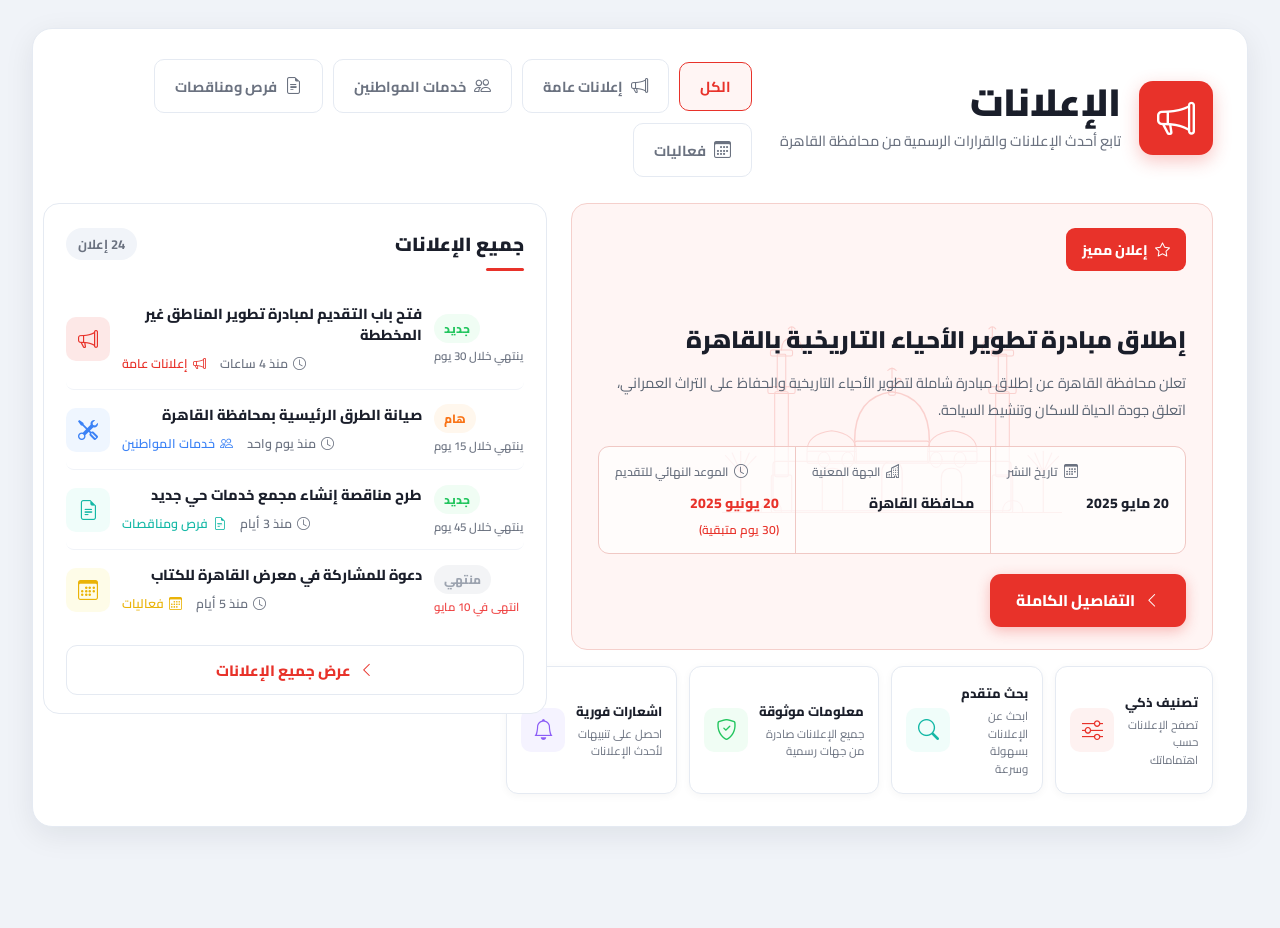
<file: UmbracoBlockGrid.Site/wwwroot/Cairo Government UI/ads.html>
<!doctype html>
<html lang="ar" dir="rtl">
<head>
  <meta charset="utf-8">
  <meta name="viewport" content="width=device-width,initial-scale=1">
  <title>الإعلانات - محافظة القاهرة</title>
  <link rel="stylesheet" href="https://cdn.jsdelivr.net/npm/bootstrap-icons@1.11.3/font/bootstrap-icons.min.css">
  <link href="https://fonts.googleapis.com/css2?family=Cairo:wght@300;400;500;600;700;800;900&display=swap" rel="stylesheet">
  <style>
    :root {
      --red:     #e8322a;
      --red2:    #cc2820;
      --red-bg:  #fff5f4;
      --red-lt:  #fde8e7;
      --green:   #22c55e;
      --green-bg:#f0fdf4;
      --orange:  #f97316;
      --orange-bg:#fff7ed;
      --blue:    #3b82f6;
      --blue-bg: #eff6ff;
      --purple:  #8b5cf6;
      --purple-bg:#f5f3ff;
      --teal:    #14b8a6;
      --teal-bg: #f0fdfa;
      --gold:    #eab308;
      --gold-bg: #fefce8;
      --text:    #1a1e2a;
      --muted:   #6b7280;
      --border:  #e5eaf2;
      --shadow:  0 8px 30px rgba(16,24,40,.08);
    }
    *, *::before, *::after { box-sizing: border-box; margin: 0; padding: 0; }
    body {
      background: #f0f3f8;
      color: var(--text);
      font-family: 'Cairo', Tahoma, Arial, sans-serif;
      direction: rtl;
      min-height: 100vh;
    }
    .page {
      max-width: 1460px;
      margin: 28px auto;
      padding: 0 32px 40px;
    }

    /* ═══════════════════════════════
       OUTER CARD
    ═══════════════════════════════ */
    .outer-card {
      background: #fff;
      border: 1px solid var(--border);
      border-radius: 20px;
      box-shadow: var(--shadow);
      padding: 30px 34px 32px;
    }

    /* ═══════════════════════════════
       PAGE HEADER
    ═══════════════════════════════ */
    /* RTL flex: title area first (right), filter tabs second (left) */
    .page-header {
      display: flex;
      align-items: center;
      justify-content: space-between;
      gap: 28px;
      margin-bottom: 26px;
    }

    /* Title area */
    .hdr-title {
      display: flex;
      align-items: center;
      gap: 18px;
      flex-shrink: 0;
    }
    /* RTL: text first (right), icon second (left) — but icon is to the visual right of text in RTL
       so we want icon FIRST in DOM for RTL */
    .hdr-icon {
      width: 74px; height: 74px;
      border-radius: 14px;
      background: var(--red);
      color: #fff;
      display: grid; place-items: center;
      font-size: 38px;
      flex-shrink: 0;
      box-shadow: 0 6px 18px rgba(232,50,42,.28);
    }
    .hdr-text { text-align: right; }
    .hdr-text h1 {
      font-size: 38px;
      font-weight: 900;
      color: var(--text);
      line-height: 1.1;
      margin-bottom: 4px;
    }
    .hdr-text p {
      font-size: 14.5px;
      color: var(--muted);
      font-weight: 500;
    }

    /* Filter tabs */
    .filter-tabs {
      display: flex;
      align-items: center;
      gap: 10px;
      flex-wrap: wrap;
    }
    /* RTL: first tab = rightmost visual = الكل */
    .tab {
      display: flex;
      align-items: center;
      gap: 8px;
      padding: 10px 20px;
      border-radius: 10px;
      border: 1.5px solid var(--border);
      background: #fff;
      font-size: 14.5px;
      font-weight: 700;
      font-family: inherit;
      color: var(--muted);
      cursor: pointer;
      white-space: nowrap;
      transition: all .18s;
    }
    .tab:hover { border-color: #c0c8d4; color: var(--text); }
    .tab i { font-size: 17px; }
    .tab.active {
      border-color: var(--red);
      color: var(--red);
      background: var(--red-bg);
    }

    /* ═══════════════════════════════
       MAIN GRID
       RTL: first = right (featured 56%) | second = left (list 44%)
    ═══════════════════════════════ */
    .main-grid {
      display: grid;
      grid-template-columns: 56% 44%;
      gap: 24px;
      align-items: start;
    }

    /* ═══════════════════════════════
       RIGHT COLUMN  (featured + features)
    ═══════════════════════════════ */
    .right-col { display: flex; flex-direction: column; gap: 16px; }

    /* ── Featured card ── */
    .featured-card {
      background: var(--red-bg);
      border: 1.5px solid #f5d0cc;
      border-radius: 16px;
      padding: 24px 26px 22px;
      position: relative;
      overflow: hidden;
      min-height: 330px;
    }

    /* Mosque illustration background */
    .feat-illustration {
      position: absolute;
      left: 50%;
      top: 50%;
      transform: translate(-50%, -50%);
      opacity: 0.18;
      pointer-events: none;
      width: 340px;
    }

    /* إعلان مميز badge — top right (RTL natural start) */
    .feat-badge {
      display: inline-flex;
      align-items: center;
      gap: 7px;
      background: var(--red);
      color: #fff;
      border-radius: 9px;
      padding: 7px 16px;
      font-size: 14px;
      font-weight: 800;
      margin-bottom: 52px;
      position: relative;
      z-index: 2;
    }
    .feat-badge i { font-size: 15px; }

    .feat-content { position: relative; z-index: 2; }

    .feat-content h2 {
      font-size: 24px;
      font-weight: 900;
      color: var(--text);
      line-height: 1.4;
      margin-bottom: 12px;
      text-align: right;
    }
    .feat-content p {
      font-size: 14.5px;
      line-height: 1.9;
      color: #5a6472;
      margin-bottom: 22px;
      text-align: right;
    }

    /* Meta strip: 3 columns, RTL first=right */
    .feat-meta {
      display: grid;
      grid-template-columns: repeat(3, 1fr);
      gap: 0;
      border: 1px solid #f0c8c4;
      border-radius: 11px;
      background: rgba(255,255,255,.7);
      overflow: hidden;
      margin-bottom: 20px;
    }
    .meta-item {
      padding: 12px 16px;
      text-align: right;
      border-left: 1px solid #f0c8c4;
    }
    .meta-item:last-child { border-left: 0; }
    .meta-item .m-label {
      font-size: 12px;
      color: var(--muted);
      font-weight: 600;
      margin-bottom: 5px;
      display: flex;
      align-items: center;
      gap: 6px;
      justify-content: flex-end;
    }
    .meta-item .m-label i { font-size: 14px; }
    .meta-item .m-value {
      font-size: 14px;
      font-weight: 800;
      color: var(--text);
    }
    .meta-item .m-value.red { color: var(--red); }
    .meta-item .m-sub {
      font-size: 12px;
      color: var(--red);
      font-weight: 600;
      margin-top: 2px;
    }

    .btn-red {
      display: inline-flex;
      align-items: center;
      gap: 9px;
      background: var(--red);
      color: #fff;
      border: 0;
      border-radius: 11px;
      padding: 12px 26px;
      font-size: 15.5px;
      font-weight: 800;
      font-family: inherit;
      cursor: pointer;
      box-shadow: 0 4px 14px rgba(232,50,42,.3);
      transition: background .18s, box-shadow .18s;
      position: relative;
      z-index: 2;
    }
    .btn-red:hover { background: var(--red2); box-shadow: 0 6px 20px rgba(232,50,42,.4); }

    /* ── Features strip ── */
    .features-strip {
      display: grid;
      grid-template-columns: repeat(4, 1fr);
      gap: 12px;
    }
    .feat-item {
      background: #fff;
      border: 1px solid var(--border);
      border-radius: 12px;
      padding: 14px 14px;
      display: flex;
      align-items: center;
      gap: 11px;
      box-shadow: 0 2px 8px rgba(0,0,0,.04);
    }
    /* RTL: text first (right), icon second (left) */
    .feat-item-text { text-align: right; flex: 1; min-width: 0; }
    .feat-item-text h4 {
      font-size: 13px;
      font-weight: 800;
      margin-bottom: 3px;
      white-space: nowrap;
      overflow: hidden;
      text-overflow: ellipsis;
    }
    .feat-item-text p {
      font-size: 11.5px;
      color: var(--muted);
      line-height: 1.55;
    }
    .feat-item-icon {
      width: 44px; height: 44px;
      border-radius: 10px;
      display: grid; place-items: center;
      font-size: 21px;
      flex-shrink: 0;
    }

    /* ═══════════════════════════════
       LEFT COLUMN  (announcement list)
    ═══════════════════════════════ */
    .list-col {
      background: #fff;
      border: 1px solid var(--border);
      border-radius: 16px;
      padding: 22px 22px 18px;
      display: flex;
      flex-direction: column;
      gap: 0;
    }

    /* List header */
    .list-header {
      display: flex;
      align-items: center;
      justify-content: space-between;
      margin-bottom: 6px;
    }
    .list-title {
      font-size: 19px;
      font-weight: 900;
      color: var(--text);
    }
    .list-count {
      background: #f1f4f9;
      color: var(--muted);
      border-radius: 20px;
      padding: 4px 12px;
      font-size: 13px;
      font-weight: 700;
    }
    .list-underline {
      width: 38px; height: 3px;
      background: var(--red);
      border-radius: 4px;
      margin-bottom: 18px;
    }

    /* Announcement items */
    .ann-list { display: flex; flex-direction: column; gap: 0; }

    .ann-item {
      display: flex;
      align-items: center;
      gap: 12px;
      padding: 14px 0;
      border-bottom: 1px solid #f0f3f8;
      cursor: pointer;
      transition: background .18s;
      border-radius: 8px;
    }
    .ann-item:last-child { border-bottom: 0; }
    .ann-item:hover { background: #fafbfc; padding-right: 8px; padding-left: 8px; margin: 0 -8px; }

    /* Status column (right in RTL = first) */
    .ann-status {
      flex: 0 0 90px;
      display: flex;
      flex-direction: column;
      align-items: flex-end;
      gap: 5px;
      text-align: right;
    }
    .badge {
      display: inline-block;
      padding: 3px 10px;
      border-radius: 20px;
      font-size: 12px;
      font-weight: 800;
    }
    .badge-new     { background: var(--green-bg);  color: var(--green); }
    .badge-imp     { background: var(--orange-bg); color: var(--orange); }
    .badge-expired { background: #f3f4f6;          color: #9ca3af; }
    .ann-expiry {
      font-size: 11.5px;
      color: var(--muted);
      font-weight: 600;
      line-height: 1.4;
      text-align: right;
    }
    .ann-expiry.expired { color: #ef4444; }

    /* Content column (center) */
    .ann-content { flex: 1; min-width: 0; text-align: right; }
    .ann-title {
      font-size: 14.5px;
      font-weight: 800;
      color: var(--text);
      margin-bottom: 6px;
      line-height: 1.45;
    }
    .ann-meta {
      display: flex;
      align-items: center;
      gap: 14px;
      font-size: 12.5px;
      color: var(--muted);
      font-weight: 600;
      flex-wrap: wrap;
      justify-content: flex-end;
    }
    .ann-meta-item {
      display: flex;
      align-items: center;
      gap: 5px;
    }
    .ann-meta-item i { font-size: 13px; }

    /* Icon column (left in RTL = last) */
    .ann-icon {
      flex: 0 0 44px;
      width: 44px; height: 44px;
      border-radius: 10px;
      display: grid; place-items: center;
      font-size: 20px;
      flex-shrink: 0;
    }

    /* Show all button */
    .show-all-btn {
      width: 100%;
      height: 50px;
      margin-top: 16px;
      background: #fff;
      border: 1.5px solid var(--border);
      border-radius: 11px;
      color: var(--red);
      font-size: 15px;
      font-weight: 800;
      font-family: inherit;
      cursor: pointer;
      display: flex;
      align-items: center;
      justify-content: center;
      gap: 8px;
      transition: border-color .18s, background .18s;
    }
    .show-all-btn:hover { border-color: var(--red); background: var(--red-bg); }

    /* ═══ RESPONSIVE ═══ */
    @media (max-width:1100px) {
      .main-grid { grid-template-columns: 1fr; }
      .features-strip { grid-template-columns: repeat(2, 1fr); }
    }
    @media (max-width:680px) {
      .page { padding: 0 14px 28px; }
      .outer-card { padding: 20px 16px 24px; }
      .page-header { flex-direction: column; align-items: flex-start; gap: 16px; }
      .filter-tabs { width: 100%; overflow-x: auto; flex-wrap: nowrap; padding-bottom: 4px; }
      .hdr-text h1 { font-size: 28px; }
      .features-strip { grid-template-columns: 1fr 1fr; }
    }
  </style>
</head>
<body>
<div class="page">
  <div class="outer-card">

    <!-- ══════════════ PAGE HEADER ══════════════ -->
    <!-- RTL flex: title-area (first=right) | filter-tabs (second=left) -->
    <div class="page-header">

      <!-- Title area (right) -->
      <div class="hdr-title">
        <!-- RTL: icon first (visual right), text second (visual left-of-icon) -->
        <div class="hdr-icon"><i class="bi bi-megaphone"></i></div>
        <div class="hdr-text">
          <h1>الإعلانات</h1>
          <p>تابع أحدث الإعلانات والقرارات الرسمية من محافظة القاهرة</p>
        </div>
      </div>

      <!-- Filter tabs (left) — RTL first tab = rightmost visual = الكل -->
      <div class="filter-tabs">
        <button class="tab active">
          الكل
        </button>
        <button class="tab">
          <i class="bi bi-megaphone"></i>إعلانات عامة
        </button>
        <button class="tab">
          <i class="bi bi-people"></i>خدمات المواطنين
        </button>
        <button class="tab">
          <i class="bi bi-file-earmark-text"></i>فرص ومناقصات
        </button>
        <button class="tab">
          <i class="bi bi-calendar3"></i>فعاليات
        </button>
      </div>
    </div>

    <!-- ══════════════ MAIN GRID ══════════════ -->
    <!-- RTL: featured col (first=right 56%) | list col (second=left 44%) -->
    <div class="main-grid">

      <!-- ──────── RIGHT COLUMN: Featured + Features ──────── -->
      <div class="right-col">

        <!-- Featured announcement card -->
        <div class="featured-card">

          <!-- Cairo mosque illustration (background) -->
          <div class="feat-illustration">
            <svg xmlns="http://www.w3.org/2000/svg" viewBox="0 0 400 250">
              <g fill="none" stroke="#e8322a" stroke-linecap="round" stroke-linejoin="round">
                <!-- Ground line -->
                <line x1="0" y1="232" x2="400" y2="232" stroke-width="1.2"/>

                <!-- LEFT TALL MINARET -->
                <rect x="58" y="188" width="24" height="44" rx="2" stroke-width="1.2"/>
                <rect x="62" y="90"  width="16" height="100" rx="2" stroke-width="1.2"/>
                <rect x="54" y="84"  width="32" height="8"  rx="2" stroke-width="1.2"/>
                <rect x="65" y="46"  width="10" height="42" rx="1" stroke-width="1.2"/>
                <rect x="57" y="41"  width="26" height="7"  rx="2" stroke-width="1.2"/>
                <path d="M70,41 Q70,28 82,26 Q94,28 94,41" stroke-width="1.2"/>
                <line x1="82" y1="26" x2="82" y2="14" stroke-width="1.2"/>
                <path d="M78,16 Q82,11 86,16" stroke-width="1.2"/>

                <!-- RIGHT TALL MINARET -->
                <rect x="318" y="188" width="24" height="44" rx="2" stroke-width="1.2"/>
                <rect x="322" y="90"  width="16" height="100" rx="2" stroke-width="1.2"/>
                <rect x="314" y="84"  width="32" height="8"  rx="2" stroke-width="1.2"/>
                <rect x="325" y="46"  width="10" height="42" rx="1" stroke-width="1.2"/>
                <rect x="317" y="41"  width="26" height="7"  rx="2" stroke-width="1.2"/>
                <path d="M330,41 Q330,28 318,26 Q306,28 306,41" stroke-width="1.2"/>
                <line x1="318" y1="26" x2="318" y2="14" stroke-width="1.2"/>
                <path d="M314,16 Q318,11 322,16" stroke-width="1.2"/>

                <!-- MAIN MOSQUE BODY -->
                <rect x="60" y="172" width="280" height="58" rx="4" stroke-width="1.4"/>

                <!-- Three arched windows on body -->
                <path d="M118,230 L118,192 Q118,180 130,180 Q142,180 142,192 L142,230" stroke-width="1.2"/>
                <path d="M188,230 L188,186 Q188,172 200,172 Q212,172 212,186 L212,230" stroke-width="1.4"/>
                <path d="M258,230 L258,192 Q258,180 270,180 Q282,180 282,192 L282,230" stroke-width="1.2"/>

                <!-- Central dome drum -->
                <rect x="156" y="148" width="88" height="26" rx="3" stroke-width="1.4"/>

                <!-- Central dome -->
                <path d="M156,148 Q156,96 200,90 Q244,96 244,148" stroke-width="1.8"/>

                <!-- Dome finial -->
                <rect x="196" y="84" width="8" height="10" rx="2" stroke-width="1.2"/>
                <path d="M200,84 Q200,76 208,74 Q216,76 200,84" stroke-width="1.2"/>
                <line x1="200" y1="74" x2="200" y2="62" stroke-width="1.2"/>
                <path d="M195,65 Q200,60 205,65" stroke-width="1.2"/>

                <!-- Side domes (smaller) -->
                <rect x="100" y="160" width="58" height="14" rx="2" stroke-width="1.2"/>
                <path d="M100,160 Q100,140 129,136 Q158,140 158,160" stroke-width="1.2"/>
                <rect x="242" y="160" width="58" height="14" rx="2" stroke-width="1.2"/>
                <path d="M242,160 Q242,140 271,136 Q300,140 300,160" stroke-width="1.2"/>

                <!-- Decorative windows on side wings -->
                <ellipse cx="120" cy="170" rx="7" ry="9" stroke-width="1"/>
                <ellipse cx="148" cy="170" rx="7" ry="9" stroke-width="1"/>
                <ellipse cx="252" cy="170" rx="7" ry="9" stroke-width="1"/>
                <ellipse cx="280" cy="170" rx="7" ry="9" stroke-width="1"/>

                <!-- Left palm tree -->
                <line x1="22" y1="232" x2="22" y2="180" stroke-width="1.5"/>
                <line x1="22" y1="185" x2="4"  y2="165" stroke-width="1.2"/>
                <line x1="22" y1="185" x2="12" y2="162" stroke-width="1.2"/>
                <line x1="22" y1="185" x2="22" y2="160" stroke-width="1.2"/>
                <line x1="22" y1="185" x2="32" y2="162" stroke-width="1.2"/>
                <line x1="22" y1="185" x2="40" y2="166" stroke-width="1.2"/>

                <!-- Right palm tree -->
                <line x1="378" y1="232" x2="378" y2="180" stroke-width="1.5"/>
                <line x1="378" y1="185" x2="360" y2="165" stroke-width="1.2"/>
                <line x1="378" y1="185" x2="368" y2="162" stroke-width="1.2"/>
                <line x1="378" y1="185" x2="378" y2="160" stroke-width="1.2"/>
                <line x1="378" y1="185" x2="388" y2="162" stroke-width="1.2"/>
                <line x1="378" y1="185" x2="396" y2="166" stroke-width="1.2"/>

                <!-- Small bushes/trees -->
                <path d="M46,232 Q46,218 58,218 Q70,218 70,232" stroke-width="1"/>
                <path d="M330,232 Q330,218 342,218 Q354,218 354,232" stroke-width="1"/>
              </g>
            </svg>
          </div>

          <!-- Badge -->
          <div class="feat-badge">
            <i class="bi bi-star"></i>إعلان مميز
          </div>

          <!-- Content -->
          <div class="feat-content">
            <h2>إطلاق مبادرة تطوير الأحياء التاريخية بالقاهرة</h2>
            <p>تعلن محافظة القاهرة عن إطلاق مبادرة شاملة لتطوير الأحياء التاريخية والحفاظ على التراث العمراني، اتعلق جودة الحياة للسكان وتنشيط السياحة.</p>

            <!-- Meta strip: RTL first=right: تاريخ النشر | الجهة المعنية | الموعد النهائي -->
            <div class="feat-meta">
              <div class="meta-item">
                <div class="m-label"><i class="bi bi-calendar3"></i>تاريخ النشر</div>
                <div class="m-value">20 مايو 2025</div>
              </div>
              <div class="meta-item">
                <div class="m-label"><i class="bi bi-buildings"></i>الجهة المعنية</div>
                <div class="m-value">محافظة القاهرة</div>
              </div>
              <div class="meta-item">
                <div class="m-label"><i class="bi bi-clock"></i>الموعد النهائي للتقديم</div>
                <div class="m-value red">20 يونيو 2025</div>
                <div class="m-sub">(30 يوم متبقية)</div>
              </div>
            </div>

            <button class="btn-red"><i class="bi bi-chevron-left"></i>التفاصيل الكاملة</button>
          </div>
        </div>

        <!-- Features strip: RTL grid first=rightmost: تصنيف ذكي, بحث متقدم, معلومات موثوقة, اشعارات فورية -->
        <div class="features-strip">

          <div class="feat-item">
            <div class="feat-item-text">
              <h4>تصنيف ذكي</h4>
              <p>تصفح الإعلانات حسب اهتماماتك</p>
            </div>
            <div class="feat-item-icon" style="background:#fef2f1;color:var(--red)">
              <i class="bi bi-sliders"></i>
            </div>
          </div>

          <div class="feat-item">
            <div class="feat-item-text">
              <h4>بحث متقدم</h4>
              <p>ابحث عن الإعلانات بسهولة وسرعة</p>
            </div>
            <div class="feat-item-icon" style="background:var(--teal-bg);color:var(--teal)">
              <i class="bi bi-search"></i>
            </div>
          </div>

          <div class="feat-item">
            <div class="feat-item-text">
              <h4>معلومات موثوقة</h4>
              <p>جميع الإعلانات صادرة من جهات رسمية</p>
            </div>
            <div class="feat-item-icon" style="background:var(--green-bg);color:var(--green)">
              <i class="bi bi-shield-check"></i>
            </div>
          </div>

          <div class="feat-item">
            <div class="feat-item-text">
              <h4>اشعارات فورية</h4>
              <p>احصل على تنبيهات لأحدث الإعلانات</p>
            </div>
            <div class="feat-item-icon" style="background:var(--purple-bg);color:var(--purple)">
              <i class="bi bi-bell"></i>
            </div>
          </div>

        </div>
      </div>

      <!-- ──────── LEFT COLUMN: Announcement List ──────── -->
      <div class="list-col">

        <div class="list-header">
          <span class="list-title">جميع الإعلانات</span>
          <span class="list-count">24 إعلان</span>
        </div>
        <div class="list-underline"></div>

        <div class="ann-list">

          <!-- Item 1: فتح باب التقديم -->
          <!-- RTL flex: status (first=right) | content (center) | icon (left=last) -->
          <div class="ann-item">
            <div class="ann-status">
              <span class="badge badge-new">جديد</span>
              <span class="ann-expiry">ينتهي خلال 30 يوم</span>
            </div>
            <div class="ann-content">
              <div class="ann-title">فتح باب التقديم لمبادرة تطوير المناطق غير المخططة</div>
              <div class="ann-meta">
                <span class="ann-meta-item"><i class="bi bi-clock" style="color:var(--muted)"></i>منذ 4 ساعات</span>
                <span class="ann-meta-item" style="color:var(--red)"><i class="bi bi-megaphone"></i>إعلانات عامة</span>
              </div>
            </div>
            <div class="ann-icon" style="background:var(--red-lt);color:var(--red)">
              <i class="bi bi-megaphone"></i>
            </div>
          </div>

          <!-- Item 2: صيانة الطرق -->
          <div class="ann-item">
            <div class="ann-status">
              <span class="badge badge-imp">هام</span>
              <span class="ann-expiry">ينتهي خلال 15 يوم</span>
            </div>
            <div class="ann-content">
              <div class="ann-title">صيانة الطرق الرئيسية بمحافظة القاهرة</div>
              <div class="ann-meta">
                <span class="ann-meta-item"><i class="bi bi-clock" style="color:var(--muted)"></i>منذ يوم واحد</span>
                <span class="ann-meta-item" style="color:var(--blue)"><i class="bi bi-people"></i>خدمات المواطنين</span>
              </div>
            </div>
            <div class="ann-icon" style="background:var(--blue-bg);color:var(--blue)">
              <i class="bi bi-tools"></i>
            </div>
          </div>

          <!-- Item 3: طرح مناقصة -->
          <div class="ann-item">
            <div class="ann-status">
              <span class="badge badge-new">جديد</span>
              <span class="ann-expiry">ينتهي خلال 45 يوم</span>
            </div>
            <div class="ann-content">
              <div class="ann-title">طرح مناقصة إنشاء مجمع خدمات حي جديد</div>
              <div class="ann-meta">
                <span class="ann-meta-item"><i class="bi bi-clock" style="color:var(--muted)"></i>منذ 3 أيام</span>
                <span class="ann-meta-item" style="color:var(--teal)"><i class="bi bi-file-earmark-text"></i>فرص ومناقصات</span>
              </div>
            </div>
            <div class="ann-icon" style="background:var(--teal-bg);color:var(--teal)">
              <i class="bi bi-file-earmark-text"></i>
            </div>
          </div>

          <!-- Item 4: دعوة للمشاركة -->
          <div class="ann-item">
            <div class="ann-status">
              <span class="badge badge-expired">منتهي</span>
              <span class="ann-expiry expired">انتهى في 10 مايو</span>
            </div>
            <div class="ann-content">
              <div class="ann-title">دعوة للمشاركة في معرض القاهرة للكتاب</div>
              <div class="ann-meta">
                <span class="ann-meta-item"><i class="bi bi-clock" style="color:var(--muted)"></i>منذ 5 أيام</span>
                <span class="ann-meta-item" style="color:var(--gold)"><i class="bi bi-calendar3"></i>فعاليات</span>
              </div>
            </div>
            <div class="ann-icon" style="background:var(--gold-bg);color:var(--gold)">
              <i class="bi bi-calendar3"></i>
            </div>
          </div>

        </div>

        <!-- Show all button -->
        <button class="show-all-btn">
          <i class="bi bi-chevron-left"></i>عرض جميع الإعلانات
        </button>

      </div>

    </div><!-- end main-grid -->
  </div><!-- end outer-card -->
</div><!-- end page -->
</body>
</html>
</file>
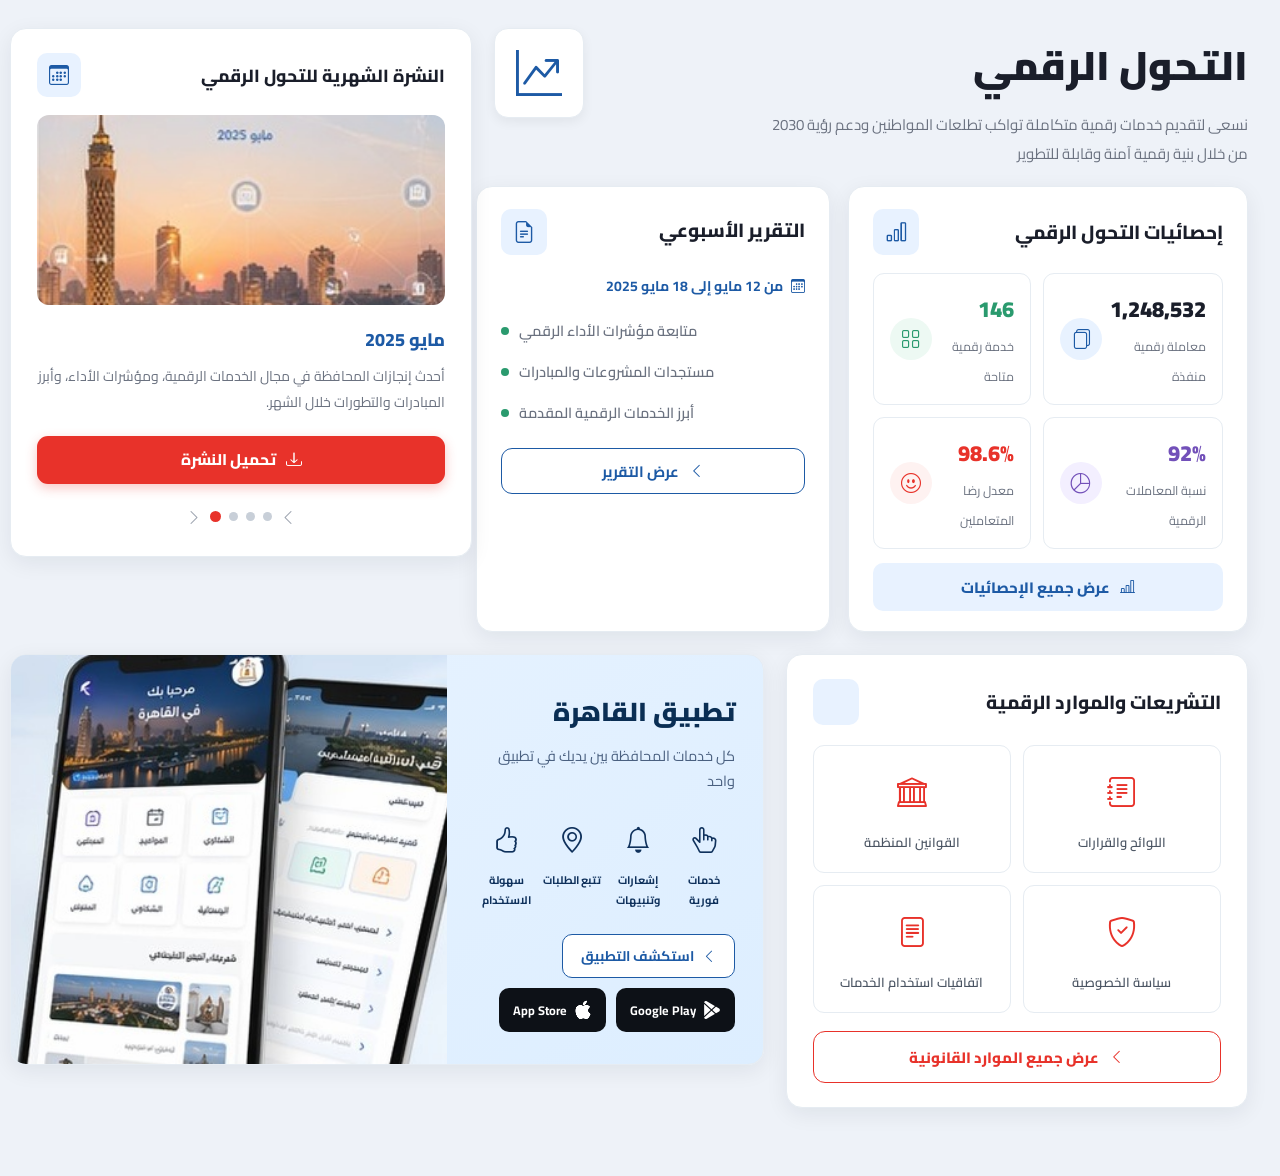
<file: UmbracoBlockGrid.Site/wwwroot/Cairo Government UI/digital-transformation.html>
<!doctype html>
<html lang="ar" dir="rtl">
<head>
  <meta charset="utf-8">
  <meta name="viewport" content="width=device-width,initial-scale=1">
  <title>التحول الرقمي - محافظة القاهرة</title>
  <link rel="stylesheet" href="https://cdn.jsdelivr.net/npm/bootstrap-icons@1.11.3/font/bootstrap-icons.min.css">
  <link href="https://fonts.googleapis.com/css2?family=Cairo:wght@300;400;500;600;700;800;900&display=swap" rel="stylesheet">
  <style>
    :root {
      --red:    #e8322a;
      --blue:   #1d5aa5;
      --green:  #2a9a6e;
      --purple: #7250b9;
      --text:   #1a1e2a;
      --muted:  #6b7280;
      --border: #e6ecf2;
      --soft:   #f5f7fa;
      --shadow: 0 6px 22px rgba(16,24,40,.07);
    }
    *, *::before, *::after { box-sizing: border-box; margin: 0; padding: 0; }
    body {
      background: #eef2f8;
      color: var(--text);
      font-family: 'Cairo', Tahoma, Arial, sans-serif;
      direction: rtl;
    }
    .page {
      max-width: 1460px;
      margin: 28px auto;
      padding: 0 32px 40px;
    }
    .card {
      background: #fff;
      border: 1px solid var(--border);
      border-radius: 16px;
      box-shadow: var(--shadow);
    }

    /* ════════════ ROW 1 ════════════ */
    /* RTL grid: first=right (header+stats+weekly 62%), second=left (newsletter 38%) */
    .row1 {
      display: grid;
      grid-template-columns: 62% 38%;
      gap: 22px;
      margin-bottom: 22px;
      align-items: start;
    }

    /* ── RIGHT COLUMN (header + two cards) ── */
    .right-col { display: flex; flex-direction: column; gap: 18px; }

    /* Header row */
    .dt-header {
      display: flex;
      justify-content: space-between;
      align-items: flex-start;
      gap: 20px;
    }
    /* RTL flex: first=right (title text), second=left (icon box) */
    .dt-title-text { text-align: right; }
    .dt-title-text h1 {
      font-size: 40px;
      font-weight: 900;
      color: var(--text);
      margin-bottom: 8px;
    }
    .dt-title-text p {
      font-size: 15px;
      line-height: 1.9;
      color: var(--muted);
      max-width: 560px;
    }
    .dt-icon-box {
      width: 90px; height: 90px;
      border: 1.5px solid var(--border);
      border-radius: 14px;
      background: #fff;
      display: grid; place-items: center;
      font-size: 46px;
      color: var(--blue);
      flex-shrink: 0;
      box-shadow: 0 4px 12px rgba(0,0,0,.06);
    }

    /* Sub-row: stats + weekly */
    .dt-sub-row {
      display: grid;
      grid-template-columns: 53% 47%;
      gap: 18px;
    }

    /* Stats card */
    .stats-card { padding: 22px 24px 20px; }
    .card-heading {
      display: flex;
      justify-content: space-between;
      align-items: center;
      margin-bottom: 18px;
    }
    .card-heading h2 { font-size: 19px; font-weight: 800; }
    .ch-icon {
      width: 46px; height: 46px;
      border-radius: 10px;
      background: #e8f2ff;
      color: var(--blue);
      display: grid; place-items: center;
      font-size: 22px;
    }

    /* Stats 2×2 grid: RTL first=top-right */
    .stats-grid {
      display: grid;
      grid-template-columns: 1fr 1fr;
      gap: 12px;
    }
    .dt-stat {
      border: 1px solid var(--border);
      border-radius: 11px;
      padding: 14px 16px;
      display: flex;
      align-items: center;
      justify-content: space-between;
      gap: 8px;
    }
    /* RTL: text first(right), icon second(left) */
    .dt-stat-text { text-align: right; }
    .dt-stat-text strong { font-size: 22px; font-weight: 900; display: block; }
    .dt-stat-text small  { font-size: 12.5px; color: var(--muted); }
    .dt-stat-icon {
      width: 42px; height: 42px;
      border-radius: 50%;
      display: grid; place-items: center;
      font-size: 20px;
      flex-shrink: 0;
    }
    .si-blue   { background: #e8f2ff; color: var(--blue); }
    .si-green  { background: #edf9f3; color: var(--green); }
    .si-red    { background: #fef2f1; color: var(--red); }
    .si-purple { background: #f3efff; color: var(--purple); }

    .stats-footer-btn {
      width: 100%;
      height: 48px;
      margin-top: 14px;
      background: #e8f2ff;
      color: var(--blue);
      border: 0;
      border-radius: 10px;
      font-size: 15px;
      font-weight: 800;
      font-family: inherit;
      cursor: pointer;
      display: flex;
      align-items: center;
      justify-content: center;
      gap: 10px;
      transition: background .18s;
    }
    .stats-footer-btn:hover { background: #d4e7ff; }

    /* Weekly report card */
    .weekly-card { padding: 22px 24px; }
    .weekly-card h2 { font-size: 19px; font-weight: 800; margin-bottom: 4px; }
    .weekly-date {
      display: flex;
      align-items: center;
      gap: 8px;
      font-size: 14px;
      font-weight: 700;
      color: var(--blue);
      margin-bottom: 18px;
      margin-top: 12px;
    }
    .weekly-card ul {
      list-style: none;
      padding: 0;
      margin-bottom: 22px;
    }
    .weekly-card li {
      display: flex;
      align-items: center;
      gap: 10px;
      font-size: 14.5px;
      color: var(--muted);
      font-weight: 600;
      margin-bottom: 14px;
      justify-content: flex-end;
    }
    .weekly-card li::before {
      content: '';
      width: 8px; height: 8px;
      border-radius: 50%;
      background: var(--green);
      flex-shrink: 0;
      order: 1;   /* put dot after text in RTL visual */
    }
    .weekly-card li span { order: 0; }
    .btn-outline-blue {
      width: 100%;
      height: 46px;
      border: 1.5px solid var(--blue);
      border-radius: 11px;
      background: #fff;
      color: var(--blue);
      font-size: 15px;
      font-weight: 700;
      font-family: inherit;
      cursor: pointer;
      display: flex;
      align-items: center;
      justify-content: center;
      gap: 10px;
      transition: background .18s;
    }
    .btn-outline-blue:hover { background: #e8f2ff; }

    /* ── LEFT COLUMN: Newsletter card ── */
    .newsletter-card { padding: 24px 26px; }
    .nl-heading {
      display: flex;
      justify-content: space-between;
      align-items: center;
      margin-bottom: 18px;
    }
    .nl-heading h2 { font-size: 17.5px; font-weight: 800; }
    .nl-cal-icon {
      width: 44px; height: 44px;
      border-radius: 10px;
      background: #e8f2ff;
      color: var(--blue);
      display: grid; place-items: center;
      font-size: 20px;
      flex-shrink: 0;
    }
    .nl-img-wrap {
      border-radius: 12px;
      overflow: hidden;
      margin-bottom: 18px;
      height: 190px;
    }
    .nl-img-wrap img { width: 100%; height: 100%; object-fit: cover; display: block; }
    .nl-month {
      font-size: 18px;
      font-weight: 800;
      color: var(--blue);
      margin-bottom: 8px;
      text-align: right;
    }
    .nl-desc {
      font-size: 14px;
      line-height: 1.85;
      color: var(--muted);
      margin-bottom: 20px;
      text-align: right;
    }
    .btn-red {
      width: 100%;
      height: 48px;
      background: var(--red);
      color: #fff;
      border: 0;
      border-radius: 11px;
      font-size: 15.5px;
      font-weight: 800;
      font-family: inherit;
      cursor: pointer;
      display: flex;
      align-items: center;
      justify-content: center;
      gap: 10px;
      box-shadow: 0 4px 12px rgba(232,50,42,.28);
      margin-bottom: 18px;
      transition: background .18s;
    }
    .btn-red:hover { background: #cc2820; }

    /* Dots */
    .nl-dots {
      display: flex;
      justify-content: center;
      align-items: center;
      gap: 8px;
      direction: ltr;
    }
    .nl-dots i { font-size: 16px; color: #9ca3af; cursor: pointer; }
    .dot {
      width: 9px; height: 9px;
      border-radius: 50%;
      background: #c8cfd8;
    }
    .dot.active { background: var(--red); width: 11px; height: 11px; }

    /* ════════════ ROW 2 ════════════ */
    /* RTL: first=right (resources 38%), second=left (app 62%) */
    .row2 {
      display: grid;
      grid-template-columns: 38% 62%;
      gap: 22px;
      align-items: start;
    }

    /* Resources card */
    .resources-card { padding: 24px 26px; }
    .resources-card h2 { font-size: 19px; font-weight: 800; }
    .rc-heading {
      display: flex;
      justify-content: space-between;
      align-items: center;
      margin-bottom: 20px;
    }
    .rc-icon {
      width: 46px; height: 46px;
      border-radius: 10px;
      background: #e8f2ff;
      color: var(--blue);
      display: grid; place-items: center;
      font-size: 22px;
    }

    /* Resource grid 2×2 RTL: first=top-right */
    .resource-grid {
      display: grid;
      grid-template-columns: 1fr 1fr;
      gap: 12px;
      margin-bottom: 18px;
    }
    .resource-item {
      border: 1px solid var(--border);
      border-radius: 11px;
      padding: 18px 14px;
      display: flex;
      flex-direction: column;
      align-items: center;
      justify-content: center;
      gap: 10px;
      text-align: center;
      font-size: 13px;
      font-weight: 600;
      color: #4b5563;
      cursor: pointer;
      transition: border-color .18s, box-shadow .18s;
    }
    .resource-item:hover { border-color: #aab6c8; box-shadow: 0 3px 10px rgba(0,0,0,.06); }
    .resource-item i { font-size: 30px; color: var(--red); }

    .btn-outline-red {
      width: 100%;
      height: 52px;
      border: 1.5px solid var(--red);
      border-radius: 12px;
      background: #fff;
      color: var(--red);
      font-size: 15px;
      font-weight: 800;
      font-family: inherit;
      cursor: pointer;
      display: flex;
      align-items: center;
      justify-content: center;
      gap: 10px;
      transition: background .18s;
    }
    .btn-outline-red:hover { background: #fef2f1; }

    /* App card */
    .app-card {
      display: grid;
      grid-template-columns: 42% 58%;  /* text(right) | image(left) in RTL */
      overflow: hidden;
      background: linear-gradient(145deg, #e8f3ff 0%, #ddeeff 100%);
      min-height: 340px;
    }
    /* App info (right, first in RTL) */
    .app-info {
      padding: 32px 28px;
      display: flex;
      flex-direction: column;
      justify-content: center;
      text-align: right;
    }
    .app-info h2 {
      font-size: 26px;
      font-weight: 900;
      color: #0a2e54;
      margin-bottom: 8px;
    }
    .app-info .app-sub {
      font-size: 14.5px;
      color: #4a6080;
      margin-bottom: 22px;
      line-height: 1.7;
    }

    /* Feature icons 4-col RTL: first=rightmost */
    .app-features {
      display: grid;
      grid-template-columns: repeat(4, 1fr);
      gap: 4px;
      margin-bottom: 24px;
    }
    .app-feat {
      display: flex;
      flex-direction: column;
      align-items: center;
      gap: 6px;
      text-align: center;
      color: #0f315c;
    }
    .app-feat i { font-size: 26px; display: block; }
    .app-feat span { font-size: 11px; font-weight: 700; }

    .app-btns {
      display: flex;
      gap: 10px;
      align-items: center;
      flex-wrap: wrap;
    }
    .btn-app-outline {
      height: 44px;
      padding: 0 18px;
      border: 1.5px solid var(--blue);
      border-radius: 10px;
      background: #fff;
      color: var(--blue);
      font-size: 14px;
      font-weight: 700;
      font-family: inherit;
      cursor: pointer;
      display: flex;
      align-items: center;
      gap: 8px;
      white-space: nowrap;
      transition: background .18s;
    }
    .btn-app-outline:hover { background: #e8f2ff; }
    .store-badge {
      height: 44px;
      padding: 0 14px;
      border-radius: 10px;
      background: #0d1117;
      color: #fff;
      font-size: 12.5px;
      font-weight: 700;
      font-family: inherit;
      display: flex;
      align-items: center;
      gap: 7px;
      white-space: nowrap;
      cursor: pointer;
    }
    .store-badge i { font-size: 18px; }

    /* App image (left, second in RTL) */
    .app-img-wrap {
      display: flex;
      align-items: flex-end;
      overflow: hidden;
    }
    .app-img-wrap img {
      width: 100%;
      height: 100%;
      object-fit: cover;
      object-position: top;
      display: block;
    }

    /* ════════════ RESPONSIVE ════════════ */
    @media (max-width:1100px) {
      .row1, .row2 { grid-template-columns: 1fr; }
      .dt-sub-row   { grid-template-columns: 1fr; }
    }
    @media (max-width:680px) {
      .page { padding: 0 14px 28px; }
      .stats-grid { grid-template-columns: 1fr; }
      .resource-grid { grid-template-columns: 1fr; }
      .app-card { grid-template-columns: 1fr; }
      .app-img-wrap { display: none; }
      .app-features { grid-template-columns: repeat(2,1fr); }
    }
  </style>
</head>
<body>
<div class="page">

  <!-- ════════ ROW 1: header+stats+weekly (right 62%) | newsletter (left 38%) ════════ -->
  <div class="row1">

    <!-- RIGHT COLUMN: header + sub-row (first=right in RTL) -->
    <div class="right-col">

      <!-- DT Header -->
      <div class="dt-header">
        <!-- RTL flex: first=right (title), second=left (icon) -->
        <div class="dt-title-text">
          <h1>التحول الرقمي</h1>
          <p>نسعى لتقديم خدمات رقمية متكاملة تواكب تطلعات المواطنين ودعم رؤية 2030<br>من خلال بنية رقمية آمنة وقابلة للتطوير</p>
        </div>
        <div class="dt-icon-box"><i class="bi bi-graph-up-arrow"></i></div>
      </div>

      <!-- Stats + Weekly sub-row -->
      <div class="dt-sub-row">

        <!-- Stats card (right, first in RTL) -->
        <div class="card stats-card">
          <div class="card-heading">
            <!-- RTL flex space-between: title(right), icon(left) -->
            <h2>إحصائيات التحول الرقمي</h2>
            <div class="ch-icon"><i class="bi bi-bar-chart"></i></div>
          </div>
          <!-- 2×2 RTL grid: first=top-right: 1,248,532 | 146 | 92% | 98.6% -->
          <div class="stats-grid">
            <div class="dt-stat">
              <div class="dt-stat-text">
                <strong>1,248,532</strong>
                <small>معاملة رقمية منفذة</small>
              </div>
              <div class="dt-stat-icon si-blue"><i class="bi bi-files"></i></div>
            </div>
            <div class="dt-stat">
              <div class="dt-stat-text">
                <strong style="color:var(--green)">146</strong>
                <small>خدمة رقمية متاحة</small>
              </div>
              <div class="dt-stat-icon si-green"><i class="bi bi-grid"></i></div>
            </div>
            <div class="dt-stat">
              <div class="dt-stat-text">
                <strong style="color:var(--purple)">92%</strong>
                <small>نسبة المعاملات الرقمية</small>
              </div>
              <div class="dt-stat-icon si-purple"><i class="bi bi-pie-chart"></i></div>
            </div>
            <div class="dt-stat">
              <div class="dt-stat-text">
                <strong style="color:var(--red)">98.6%</strong>
                <small>معدل رضا المتعاملين</small>
              </div>
              <div class="dt-stat-icon si-red"><i class="bi bi-emoji-smile"></i></div>
            </div>
          </div>
          <button class="stats-footer-btn">
            <i class="bi bi-bar-chart-line"></i>عرض جميع الإحصائيات
          </button>
        </div>

        <!-- Weekly report card (left, second in RTL) -->
        <div class="card weekly-card">
          <div class="card-heading">
            <h2>التقرير الأسبوعي</h2>
            <div class="ch-icon"><i class="bi bi-file-earmark-text"></i></div>
          </div>
          <div class="weekly-date">
            <i class="bi bi-calendar3"></i>
            <span>من 12 مايو إلى 18 مايو 2025</span>
          </div>
          <ul>
            <li><span>متابعة مؤشرات الأداء الرقمي</span></li>
            <li><span>مستجدات المشروعات والمبادرات</span></li>
            <li><span>أبرز الخدمات الرقمية المقدمة</span></li>
          </ul>
          <button class="btn-outline-blue">
            <i class="bi bi-chevron-left"></i>عرض التقرير
          </button>
        </div>

      </div>
    </div>

    <!-- LEFT COLUMN: Newsletter card (second=left in RTL) -->
    <div class="card newsletter-card">
      <div class="nl-heading">
        <!-- RTL flex space-between: title(right), icon(left) -->
        <h2>النشرة الشهرية للتحول الرقمي</h2>
        <div class="nl-cal-icon"><i class="bi bi-calendar3"></i></div>
      </div>
      <div class="nl-img-wrap">
        <img src="assets/digital_news.jpg" alt="النشرة الشهرية">
      </div>
      <div class="nl-month">مايو 2025</div>
      <p class="nl-desc">أحدث إنجازات المحافظة في مجال الخدمات الرقمية، ومؤشرات الأداء، وأبرز المبادرات والتطورات خلال الشهر.</p>
      <button class="btn-red">
        <i class="bi bi-download"></i>تحميل النشرة
      </button>
      <div class="nl-dots">
        <i class="bi bi-chevron-right"></i>
        <div class="dot active"></div>
        <div class="dot"></div>
        <div class="dot"></div>
        <div class="dot"></div>
        <i class="bi bi-chevron-left"></i>
      </div>
    </div>

  </div>

  <!-- ════════ ROW 2: resources (right 38%) | app (left 62%) ════════ -->
  <div class="row2">

    <!-- RIGHT COLUMN: Resources (first=right in RTL) -->
    <div class="card resources-card">
      <div class="rc-heading">
        <!-- RTL flex space-between: title(right), icon(left) -->
        <h2>التشريعات والموارد الرقمية</h2>
        <div class="rc-icon"><i class="bi bi-scales"></i></div>
      </div>
      <!-- 2×2 RTL grid: first=top-right: اللوائح, القوانين, سياسة, اتفاقيات -->
      <div class="resource-grid">
        <div class="resource-item">
          <i class="bi bi-journal-text"></i>
          <span>اللوائح والقرارات</span>
        </div>
        <div class="resource-item">
          <i class="bi bi-bank"></i>
          <span>القوانين المنظمة</span>
        </div>
        <div class="resource-item">
          <i class="bi bi-shield-check"></i>
          <span>سياسة الخصوصية</span>
        </div>
        <div class="resource-item">
          <i class="bi bi-file-text"></i>
          <span>اتفاقيات استخدام الخدمات</span>
        </div>
      </div>
      <button class="btn-outline-red">
        <i class="bi bi-chevron-left"></i>عرض جميع الموارد القانونية
      </button>
    </div>

    <!-- LEFT COLUMN: App card (second=left in RTL) -->
    <div class="card app-card">
      <!-- App info (right, first in RTL grid) -->
      <div class="app-info">
        <h2>تطبيق القاهرة</h2>
        <p class="app-sub">كل خدمات المحافظة بين يديك في تطبيق واحد</p>
        <!-- Features: RTL 4-col first=rightmost: خدمات فورية, إشعارات, تتبع, سهولة -->
        <div class="app-features">
          <div class="app-feat">
            <i class="bi bi-hand-index-thumb"></i>
            <span>خدمات فورية</span>
          </div>
          <div class="app-feat">
            <i class="bi bi-bell"></i>
            <span>إشعارات وتنبيهات</span>
          </div>
          <div class="app-feat">
            <i class="bi bi-geo-alt"></i>
            <span>تتبع الطلبات</span>
          </div>
          <div class="app-feat">
            <i class="bi bi-hand-thumbs-up"></i>
            <span>سهولة الاستخدام</span>
          </div>
        </div>
        <div class="app-btns">
          <button class="btn-app-outline">
            <i class="bi bi-chevron-left"></i>استكشف التطبيق
          </button>
          <div class="store-badge">
            <i class="bi bi-google-play"></i>Google Play
          </div>
          <div class="store-badge">
            <i class="bi bi-apple"></i>App Store
          </div>
        </div>
      </div>
      <!-- Phone image (left, second in RTL grid) -->
      <div class="app-img-wrap">
        <img src="assets/digital_mobile.jpg" alt="تطبيق القاهرة">
      </div>
    </div>

  </div>

</div>
</body>
</html>
</file>
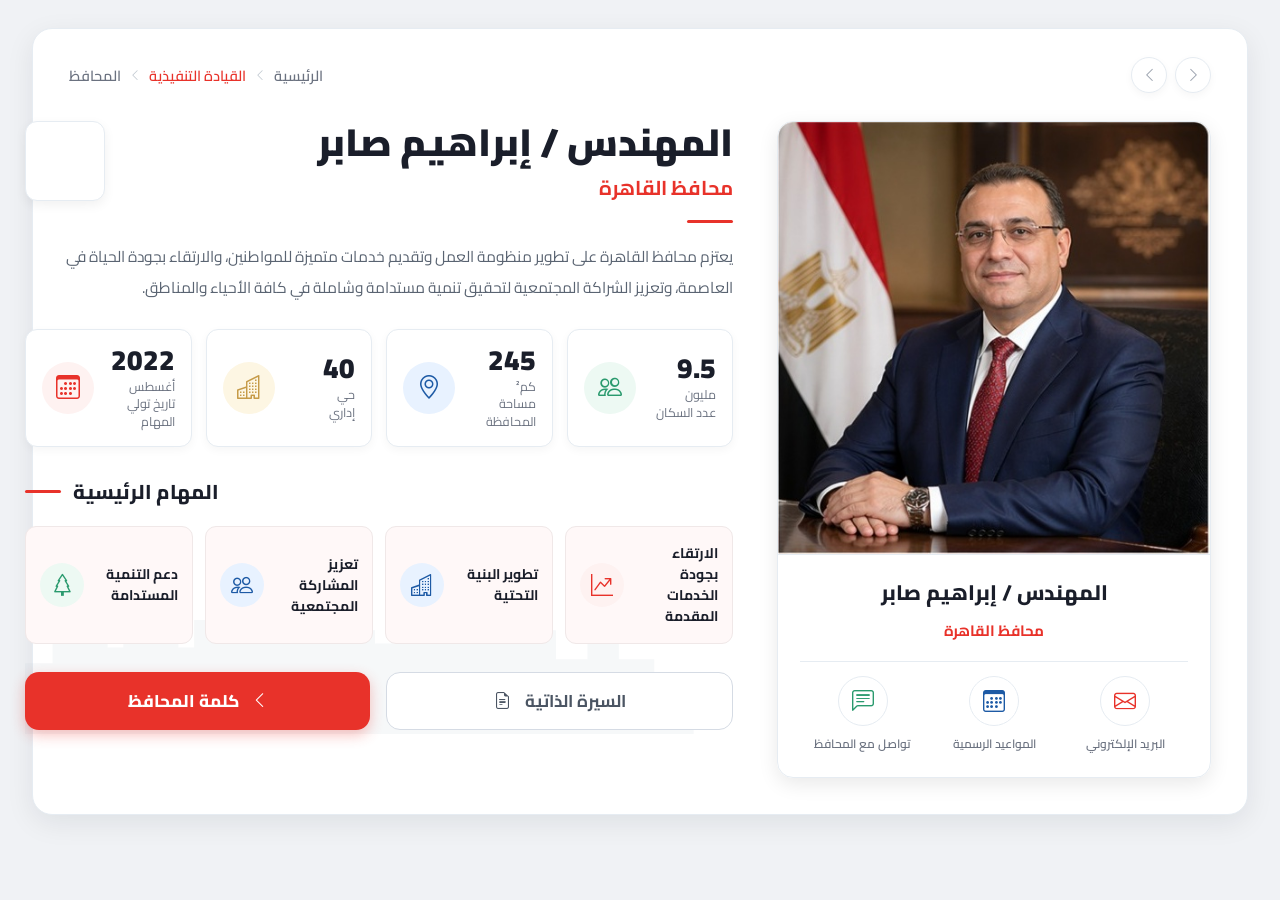
<file: UmbracoBlockGrid.Site/wwwroot/Cairo Government UI/governor.html>
<!doctype html>
<html lang="ar" dir="rtl">
<head>
  <meta charset="utf-8">
  <meta name="viewport" content="width=device-width,initial-scale=1">
  <title>محافظ القاهرة - المهندس إبراهيم صابر</title>
  <link rel="stylesheet" href="https://cdn.jsdelivr.net/npm/bootstrap-icons@1.11.3/font/bootstrap-icons.min.css">
  <link href="https://fonts.googleapis.com/css2?family=Cairo:wght@300;400;500;600;700;800;900&display=swap" rel="stylesheet">
  <style>
    :root {
      --red:    #e8322a;
      --green:  #2a9a6e;
      --blue:   #1d5aa5;
      --gold:   #c69b48;
      --text:   #1a1e2a;
      --muted:  #6b7280;
      --border: #e6ecf2;
      --soft:   #f5f7fa;
      --shadow: 0 8px 28px rgba(16,24,40,.08);
    }
    *, *::before, *::after { box-sizing: border-box; margin: 0; padding: 0; }
    body {
      background: #f0f2f5;
      color: var(--text);
      font-family: 'Cairo', Tahoma, Arial, sans-serif;
      direction: rtl;
    }
    .page {
      max-width: 1440px;
      margin: 28px auto;
      padding: 0 32px 40px;
    }

    /* ═══ OUTER CARD ═══ */
    .gov-panel {
      background: #fff;
      border: 1px solid var(--border);
      border-radius: 20px;
      box-shadow: var(--shadow);
      padding: 28px 36px 36px;
    }

    /* ═══ TOP BAR ═══ */
    .gov-topbar {
      display: flex;
      align-items: center;
      justify-content: space-between;
      margin-bottom: 28px;
    }
    .nav-arrows { display: flex; gap: 8px; }
    .arrow-btn {
      width: 36px; height: 36px;
      border-radius: 50%;
      border: 1px solid var(--border);
      background: #fff;
      color: #9ca3af;
      display: grid; place-items: center;
      cursor: pointer;
      font-size: 15px;
      box-shadow: 0 3px 8px rgba(0,0,0,.04);
      transition: border-color .18s, color .18s;
    }
    .arrow-btn:hover { border-color: #aab2bc; color: var(--text); }
    .breadcrumb-nav {
      display: flex;
      align-items: center;
      gap: 8px;
      font-size: 14.5px;
      font-weight: 600;
      color: var(--muted);
    }
    .breadcrumb-nav .active { color: var(--red); }
    .breadcrumb-nav i { font-size: 12px; color: #c0c8d0; }

    /* ═══ MAIN GRID ═══ */
    .gov-grid {
      display: grid;
      grid-template-columns: 38% 62%;  /* photo(right) | info(left) in RTL */
      gap: 44px;
      align-items: start;
    }

    /* ═══ PHOTO CARD ═══ */
    .photo-card {
      border: 1px solid var(--border);
      border-radius: 16px;
      overflow: hidden;
      box-shadow: 0 6px 20px rgba(0,0,0,.09);
    }
    .photo-card > img {
      width: 100%; display: block;
      object-fit: cover;
      max-height: 480px;
    }
    .photo-card-body {
      padding: 18px 22px 22px;
      text-align: center;
      border-top: 1px solid var(--border);
    }
    .photo-card-body h3 {
      font-size: 21px;
      font-weight: 800;
      margin-bottom: 4px;
    }
    .gov-role {
      font-size: 15px;
      font-weight: 700;
      color: var(--red);
      margin-bottom: 16px;
    }
    .contact-row {
      display: grid;
      grid-template-columns: repeat(3, 1fr);
      gap: 6px;
      border-top: 1px solid var(--border);
      padding-top: 14px;
      margin-top: 4px;
    }
    /* RTL grid first=rightmost: البريد, المواعيد, تواصل */
    .contact-item {
      display: flex;
      flex-direction: column;
      align-items: center;
      gap: 6px;
    }
    .contact-item .ci-icon {
      width: 50px; height: 50px;
      border-radius: 50%;
      border: 1px solid var(--border);
      display: grid; place-items: center;
      font-size: 22px;
    }
    .contact-item span { font-size: 12px; font-weight: 600; color: var(--muted); }

    /* ═══ INFO AREA ═══ */
    .gov-info {
      position: relative;
      background-image: url("data:image/svg+xml,%3Csvg xmlns='http://www.w3.org/2000/svg' viewBox='0 0 900 220'%3E%3Cpath d='M0,220 L0,130 L35,130 L35,90 L65,90 L65,65 L85,65 L85,90 L105,90 L105,110 L125,110 L125,45 L155,45 L155,35 L165,35 L165,45 L195,45 L195,110 L215,110 L215,75 L245,75 L245,55 L275,55 L275,75 L305,75 L305,88 L325,88 L325,55 L355,55 L355,88 L385,88 L385,68 L415,68 L415,88 L445,88 L445,105 L475,105 L475,65 L505,65 L505,32 L525,32 L525,65 L555,65 L555,105 L585,105 L585,78 L615,78 L615,105 L645,105 L645,88 L675,88 L675,125 L715,125 L715,105 L755,105 L755,125 L800,125 L800,145 L850,145 L850,220 Z' fill='%23b0bac6' opacity='0.11'/%3E%3C/svg%3E");
      background-position: bottom center;
      background-repeat: no-repeat;
      background-size: 100% auto;
      padding-bottom: 4px;
    }

    /* Title row */
    .gov-title-row {
      display: flex;
      align-items: flex-start;
      justify-content: space-between;
      gap: 18px;
      margin-bottom: 14px;
    }
    .gov-title-text h1 {
      font-size: 38px;
      font-weight: 900;
      color: var(--text);
      margin-bottom: 4px;
      line-height: 1.15;
    }
    .gov-title-text .gov-title-sub {
      font-size: 20px;
      font-weight: 700;
      color: var(--red);
    }
    .role-icon-box {
      width: 80px; height: 80px;
      border: 1.5px solid var(--border);
      border-radius: 12px;
      background: #fff;
      display: grid; place-items: center;
      font-size: 44px;
      color: var(--red);
      flex-shrink: 0;
      box-shadow: 0 4px 12px rgba(0,0,0,.06);
    }

    .red-line {
      width: 46px; height: 3px;
      background: var(--red);
      border-radius: 4px;
      margin-bottom: 18px;
    }

    .gov-desc {
      font-size: 15.5px;
      line-height: 2;
      color: #5a6472;
      margin-bottom: 26px;
    }

    /* Stats row */
    .stats-row {
      display: grid;
      grid-template-columns: repeat(4, 1fr);
      gap: 14px;
      margin-bottom: 26px;
    }
    .stat-card {
      border: 1px solid var(--border);
      border-radius: 12px;
      background: #fff;
      padding: 16px 16px;
      display: flex;
      align-items: center;
      justify-content: space-between;
      gap: 10px;
      box-shadow: 0 3px 10px rgba(0,0,0,.04);
    }
    /* RTL flex: first child = RIGHT (text), second = LEFT (icon) */
    .stat-text { text-align: right; }
    .stat-text strong { font-size: 28px; font-weight: 900; display: block; line-height: 1; }
    .stat-text p { font-size: 12.5px; color: var(--muted); margin-top: 4px; line-height: 1.4; }
    .stat-icon {
      width: 52px; height: 52px;
      border-radius: 50%;
      display: grid; place-items: center;
      font-size: 24px;
      flex-shrink: 0;
    }
    .si-green { background: #edf9f3; color: var(--green); }
    .si-blue  { background: #e8f2ff; color: var(--blue); }
    .si-gold  { background: #fdf6e3; color: var(--gold); }
    .si-red   { background: #fef2f1; color: var(--red);  }

    /* Missions */
    .missions-head {
      display: flex;
      align-items: center;
      gap: 12px;
      justify-content: flex-end;
      margin-bottom: 16px;
    }
    .missions-head h2 {
      font-size: 20px;
      font-weight: 800;
    }
    .missions-head .m-line {
      width: 36px; height: 3px;
      background: var(--red);
      border-radius: 4px;
    }

    .missions-row {
      display: grid;
      grid-template-columns: repeat(4, 1fr);
      gap: 12px;
      margin-bottom: 28px;
    }
    .mission-card {
      border: 1px solid #f0e8e8;
      border-radius: 11px;
      background: #fff8f8;
      padding: 16px 14px;
      display: flex;
      align-items: center;
      justify-content: space-between;
      gap: 10px;
    }
    /* RTL: text first (right), icon second (left) */
    .mc-text {
      font-size: 14px;
      font-weight: 700;
      color: var(--text);
      text-align: right;
      line-height: 1.5;
    }
    .mc-icon {
      width: 44px; height: 44px;
      border-radius: 50%;
      display: grid; place-items: center;
      font-size: 22px;
      flex-shrink: 0;
    }

    /* Action buttons */
    .gov-actions {
      display: flex;
      gap: 16px;
      align-items: center;
    }
    .btn-red {
      flex: 1;
      height: 58px;
      background: var(--red);
      color: #fff;
      border: 0;
      border-radius: 14px;
      font-size: 17px;
      font-weight: 800;
      font-family: inherit;
      cursor: pointer;
      display: flex;
      align-items: center;
      justify-content: center;
      gap: 12px;
      box-shadow: 0 5px 14px rgba(232,50,42,.3);
      transition: background .18s;
    }
    .btn-red:hover { background: #cc2820; }
    .btn-outline {
      flex: 1;
      height: 58px;
      background: #fff;
      color: #4b5563;
      border: 1.5px solid #d5dbe4;
      border-radius: 14px;
      font-size: 17px;
      font-weight: 700;
      font-family: inherit;
      cursor: pointer;
      display: flex;
      align-items: center;
      justify-content: center;
      gap: 10px;
      transition: border-color .18s;
    }
    .btn-outline:hover { border-color: #aab2bc; }

    @media (max-width:960px) {
      .gov-grid { grid-template-columns: 1fr; }
      .stats-row, .missions-row { grid-template-columns: 1fr 1fr; }
    }
    @media (max-width:580px) {
      .page { padding: 0 14px 28px; }
      .gov-panel { padding: 20px 18px 28px; }
      .stats-row { grid-template-columns: 1fr 1fr; }
      .missions-row { grid-template-columns: 1fr 1fr; }
      .gov-title-text h1 { font-size: 28px; }
    }
  </style>
</head>
<body>
<div class="page">
  <div class="gov-panel">

    <!-- ── Top bar ── -->
    <div class="gov-topbar">
      <div class="nav-arrows">
        <button class="arrow-btn"><i class="bi bi-chevron-right"></i></button>
        <button class="arrow-btn"><i class="bi bi-chevron-left"></i></button>
      </div>
      <nav class="breadcrumb-nav">
        <a>الرئيسية</a>
        <i class="bi bi-chevron-left"></i>
        <a class="active">القيادة التنفيذية</a>
        <i class="bi bi-chevron-left"></i>
        <a>المحافظ</a>
      </nav>
    </div>

    <!-- ── Main grid ── -->
    <div class="gov-grid">

      <!-- Right column: Photo card (first = right in RTL) -->
      <div class="photo-card">
        <img src="assets/governor_photo.jpg" alt="المهندس إبراهيم صابر">
        <div class="photo-card-body">
          <h3>المهندس / إبراهيم صابر</h3>
          <div class="gov-role">محافظ القاهرة</div>
          <!-- Contact row: RTL grid-template-columns:3 → first=rightmost -->
          <div class="contact-row">
            <div class="contact-item">
              <div class="ci-icon" style="color:var(--red)"><i class="bi bi-envelope"></i></div>
              <span>البريد الإلكتروني</span>
            </div>
            <div class="contact-item">
              <div class="ci-icon" style="color:var(--blue)"><i class="bi bi-calendar3"></i></div>
              <span>المواعيد الرسمية</span>
            </div>
            <div class="contact-item">
              <div class="ci-icon" style="color:var(--green)"><i class="bi bi-chat-left-text"></i></div>
              <span>تواصل مع المحافظ</span>
            </div>
          </div>
        </div>
      </div>

      <!-- Left column: Info (second = left in RTL) -->
      <div class="gov-info">
        <!-- Title row: role-icon(right) | title-text(left) in RTL space-between -->
        <div class="gov-title-row">
          <div class="gov-title-text">
            <h1>المهندس / إبراهيم صابر</h1>
            <div class="gov-title-sub">محافظ القاهرة</div>
          </div>
          <div class="role-icon-box"><i class="bi bi-person-star"></i></div>
        </div>
        <div class="red-line"></div>

        <p class="gov-desc">يعتزم محافظ القاهرة على تطوير منظومة العمل وتقديم خدمات متميزة للمواطنين، والارتقاء بجودة الحياة في العاصمة، وتعزيز الشراكة المجتمعية لتحقيق تنمية مستدامة وشاملة في كافة الأحياء والمناطق.</p>

        <!-- Stats: RTL first=rightmost → 9.5M, 245, 40, 2022 -->
        <div class="stats-row">
          <div class="stat-card">
            <div class="stat-text">
              <strong>9.5</strong>
              <p>مليون<br>عدد السكان</p>
            </div>
            <div class="stat-icon si-green"><i class="bi bi-people"></i></div>
          </div>
          <div class="stat-card">
            <div class="stat-text">
              <strong>245</strong>
              <p>كم²<br>مساحة المحافظة</p>
            </div>
            <div class="stat-icon si-blue"><i class="bi bi-geo-alt"></i></div>
          </div>
          <div class="stat-card">
            <div class="stat-text">
              <strong>40</strong>
              <p>حي<br>إداري</p>
            </div>
            <div class="stat-icon si-gold"><i class="bi bi-buildings"></i></div>
          </div>
          <div class="stat-card">
            <div class="stat-text">
              <strong>2022</strong>
              <p>أغسطس<br>تاريخ تولي المهام</p>
            </div>
            <div class="stat-icon si-red"><i class="bi bi-calendar3"></i></div>
          </div>
        </div>

        <!-- Missions heading -->
        <div class="missions-head">
          <h2>المهام الرئيسية</h2>
          <div class="m-line"></div>
        </div>

        <!-- Mission cards: RTL first=rightmost -->
        <div class="missions-row">
          <div class="mission-card">
            <div class="mc-text">الارتقاء بجودة<br>الخدمات المقدمة</div>
            <div class="mc-icon si-red"><i class="bi bi-graph-up-arrow"></i></div>
          </div>
          <div class="mission-card">
            <div class="mc-text">تطوير البنية<br>التحتية</div>
            <div class="mc-icon si-blue"><i class="bi bi-buildings"></i></div>
          </div>
          <div class="mission-card">
            <div class="mc-text">تعزيز المشاركة<br>المجتمعية</div>
            <div class="mc-icon si-blue"><i class="bi bi-people"></i></div>
          </div>
          <div class="mission-card">
            <div class="mc-text">دعم التنمية<br>المستدامة</div>
            <div class="mc-icon si-green"><i class="bi bi-tree"></i></div>
          </div>
        </div>

        <!-- Action buttons: السيرة الذاتية (right/outline) | كلمة المحافظ (left/red) in RTL -->
        <div class="gov-actions">
          <button class="btn-outline">
            السيرة الذاتية&nbsp;<i class="bi bi-file-earmark-text"></i>
          </button>
          <button class="btn-red">
            <i class="bi bi-chevron-left"></i>كلمة المحافظ
          </button>
        </div>
      </div>

    </div>
  </div>
</div>
</body>
</html>
</file>
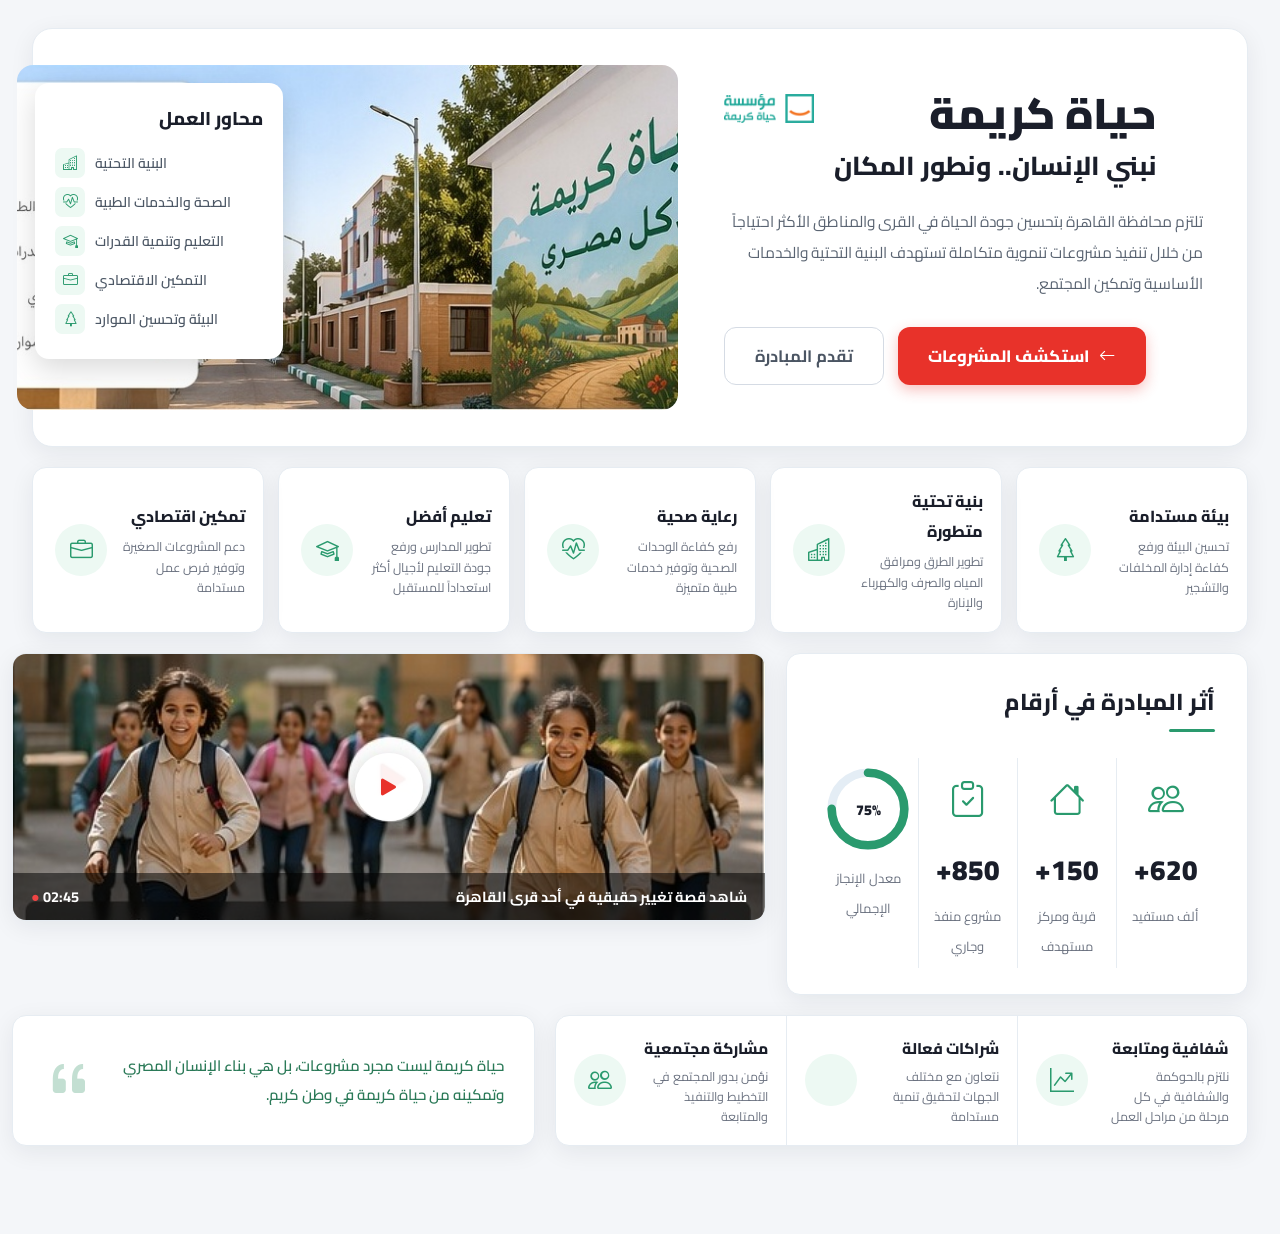
<file: UmbracoBlockGrid.Site/wwwroot/Cairo Government UI/hayah-karima.html>
<!doctype html>
<html lang="ar" dir="rtl">
<head>
  <meta charset="utf-8">
  <meta name="viewport" content="width=device-width,initial-scale=1">
  <title>حياة كريمة - محافظة القاهرة</title>
  <link rel="stylesheet" href="https://cdn.jsdelivr.net/npm/bootstrap-icons@1.11.3/font/bootstrap-icons.min.css">
  <link href="https://fonts.googleapis.com/css2?family=Cairo:wght@300;400;500;600;700;800;900&display=swap" rel="stylesheet">
  <style>
    :root {
      --red:    #e8322a;
      --green:  #2a9a6e;
      --gdk:    #0c6b44;
      --gbg:    #edf9f3;
      --text:   #1a1e2a;
      --muted:  #6b7280;
      --border: #e6ecf2;
      --shadow: 0 6px 24px rgba(16,24,40,.07);
    }
    *, *::before, *::after { box-sizing: border-box; margin: 0; padding: 0; }
    body {
      background: #f4f6f9;
      color: var(--text);
      font-family: 'Cairo', Tahoma, Arial, sans-serif;
      direction: rtl;
    }
    .page {
      max-width: 1460px;
      margin: 28px auto;
      padding: 0 32px 40px;
    }

    /* ══════════════ HERO ══════════════ */
    .hk-hero {
      display: grid;
      grid-template-columns: 42% 58%;   /* intro(right) | image(left)  in RTL */
      gap: 46px;
      align-items: center;
      background: #fff;
      border: 1px solid var(--border);
      border-radius: 20px;
      box-shadow: var(--shadow);
      padding: 36px 44px 36px 30px;
      margin-bottom: 20px;
    }

    /* ── Intro (right column) ── */
    .hk-intro { text-align: right; }

    .hk-title-row {
      display: flex;
      align-items: flex-start;
      justify-content: flex-end;
      gap: 20px;
      margin-bottom: 16px;
    }
    .hk-title-text h1 {
      font-size: 43px;
      font-weight: 900;
      color: var(--text);
      line-height: 1.1;
      margin-bottom: 4px;
    }
    .hk-title-text h2 {
      font-size: 26px;
      font-weight: 800;
      color: var(--text);
    }
    .hk-logo {
      width: 90px;
      height: auto;
      flex-shrink: 0;
      margin-top: 4px;
    }

    .hk-intro p {
      font-size: 15.5px;
      line-height: 2;
      color: #5a6472;
      margin-bottom: 28px;
    }

    .hk-btns {
      display: flex;
      gap: 14px;
      justify-content: flex-end;
    }
    .btn-red {
      background: var(--red);
      color: #fff;
      border: 0;
      border-radius: 12px;
      padding: 13px 30px;
      font-size: 16.5px;
      font-weight: 800;
      font-family: inherit;
      cursor: pointer;
      display: flex;
      align-items: center;
      gap: 10px;
      box-shadow: 0 5px 14px rgba(232,50,42,.3);
      transition: background .18s, box-shadow .18s;
    }
    .btn-red:hover { background: #cc2820; box-shadow: 0 7px 20px rgba(232,50,42,.4); }
    .btn-outline {
      background: #fff;
      color: #4b5563;
      border: 1.5px solid #d5dbe4;
      border-radius: 12px;
      padding: 13px 30px;
      font-size: 16.5px;
      font-weight: 700;
      font-family: inherit;
      cursor: pointer;
      transition: border-color .18s;
    }
    .btn-outline:hover { border-color: #adb5c0; }

    /* ── Image + overlay (left column) ── */
    .hk-img-wrap {
      position: relative;
      height: 345px;
      border-radius: 16px;
      overflow: hidden;
      direction: ltr;           /* makes left:18px mean visual-left */
    }
    .hk-img-wrap > img {
      width: 100%; height: 100%;
      object-fit: cover;
      display: block;
    }

    .work-axis {
      position: absolute;
      left: 18px; top: 18px;
      width: 248px;
      background: #fff;
      border-radius: 14px;
      padding: 18px 20px 16px;
      box-shadow: 0 10px 28px rgba(0,0,0,.14);
      direction: rtl;
    }
    .work-axis h3 {
      font-size: 18.5px;
      font-weight: 800;
      color: var(--text);
      text-align: right;
      margin-bottom: 12px;
    }
    .axis-item {
      display: flex;
      align-items: center;
      justify-content: flex-end;   /* push to right start in RTL */
      gap: 10px;
      margin: 9px 0;
      color: #4d5866;
      font-size: 14px;
      font-weight: 600;
    }
    .axis-ico {
      width: 30px; height: 30px;
      border-radius: 7px;
      background: var(--gbg);
      color: var(--green);
      font-size: 15px;
      display: grid; place-items: center;
      flex-shrink: 0;
    }

    /* ══════════════ FEATURE ROW ══════════════ */
    .feature-row {
      display: grid;
      grid-template-columns: repeat(5, 1fr);
      gap: 14px;
      margin-bottom: 20px;
    }
    .f-card {
      background: #fff;
      border: 1px solid var(--border);
      border-radius: 14px;
      box-shadow: var(--shadow);
      padding: 18px 18px 18px 22px;
      display: flex;
      align-items: center;
      justify-content: space-between;
      gap: 12px;
    }
    /* In RTL flex-row: first child = RIGHT, second = LEFT */
    .f-text { text-align: right; }
    .f-text h4 { font-size: 16px; font-weight: 800; margin-bottom: 6px; }
    .f-text p  { font-size: 12.5px; color: var(--muted); line-height: 1.65; }
    .f-icon {
      width: 52px; height: 52px;
      border-radius: 50%;
      background: var(--gbg);
      color: var(--green);
      font-size: 23px;
      display: grid; place-items: center;
      flex-shrink: 0;
    }

    /* ══════════════ CONTENT ROWS ══════════════ */
    .c-row { display: grid; gap: 20px; margin-bottom: 20px; }
    .c-row-1 { grid-template-columns: 38% 62%; }   /* impact(right) | video(left) in RTL */
    .c-row-2 { grid-template-columns: 57% 43%; }   /* principles(right) | quote(left) */

    .card {
      background: #fff;
      border: 1px solid var(--border);
      border-radius: 14px;
      box-shadow: var(--shadow);
    }

    /* ── Impact ── */
    .impact-card { padding: 26px 32px; }
    .impact-head { font-size: 23px; font-weight: 800; text-align: right; margin-bottom: 6px; }
    .impact-line { width: 46px; height: 3px; background: var(--green); border-radius: 4px; margin-bottom: 26px; }

    .impact-grid {
      display: grid;
      grid-template-columns: repeat(4, 1fr);
    }
    .i-stat {
      text-align: center;
      padding: 8px 6px;
      border-left: 1px solid var(--border);
    }
    .i-stat:last-child { border-left: 0; }
    .i-stat i        { font-size: 36px; color: var(--green); display: block; margin-bottom: 10px; }
    .i-num           { font-size: 28px; font-weight: 900; display: block; margin-bottom: 4px; }
    .i-lbl           { font-size: 13px; color: var(--muted); }

    /* SVG ring */
    .ring-wrap       { width: 86px; height: 86px; margin: 0 auto 10px; }

    /* ── Video ── */
    .video-card {
      position: relative; overflow: hidden;
      height: 268px;
    }
    .video-card > img { width: 100%; height: 100%; object-fit: cover; display: block; }
    .play-btn {
      position: absolute; left: 50%; top: 50%;
      transform: translate(-50%, -50%);
      width: 68px; height: 68px;
      border-radius: 50%;
      background: rgba(255,255,255,.92);
      color: var(--red);
      display: grid; place-items: center;
      font-size: 30px;
      box-shadow: 0 6px 20px rgba(0,0,0,.22);
    }
    .vid-caption {
      position: absolute; bottom: 0; left: 0; right: 0;
      background: rgba(0,0,0,.52);
      color: #fff;
      padding: 10px 18px;
      display: flex; justify-content: space-between; align-items: center;
      font-size: 14.5px; font-weight: 700;
      direction: rtl;
    }
    .dot-red { color: #ef4444; }

    /* ── Principles ── */
    .principles-card {
      display: grid;
      grid-template-columns: repeat(3, 1fr);
      align-items: center;
      min-height: 118px;
    }
    .principle {
      display: flex;
      align-items: center;
      justify-content: center;
      gap: 14px;
      padding: 18px 18px;
    }
    /* In RTL flex: first = RIGHT (text), second = LEFT (icon) */
    .principle:not(:last-child) { border-left: 1px solid var(--border); }
    .prin-text { text-align: right; }
    .prin-text h4 { font-size: 15.5px; font-weight: 800; margin-bottom: 4px; }
    .prin-text p  { font-size: 12.5px; color: var(--muted); line-height: 1.6; }
    .prin-icon {
      width: 52px; height: 52px;
      border-radius: 50%;
      background: var(--gbg);
      color: var(--green);
      font-size: 24px;
      display: grid; place-items: center;
      flex-shrink: 0;
    }

    /* ── Quote ── */
    .quote-card {
      display: flex;
      align-items: center;
      gap: 16px;
      padding: 24px 30px;
      direction: ltr;     /* icon on visual-left, text on visual-right */
      min-height: 118px;
    }
    .q-icon { font-size: 52px; color: #c3dfd2; flex-shrink: 0; line-height: 1; }
    .quote-card p {
      font-size: 15px;
      line-height: 1.95;
      font-weight: 600;
      color: #2b7a58;
      direction: rtl;
      text-align: right;
    }

    /* ══════════════ RESPONSIVE ══════════════ */
    @media (max-width:1100px) {
      .hk-hero { grid-template-columns: 1fr; }
      .hk-img-wrap { height: 280px; }
      .feature-row { grid-template-columns: repeat(3,1fr); }
      .c-row-1, .c-row-2 { grid-template-columns: 1fr; }
    }
    @media (max-width:680px) {
      .page { padding: 0 16px 30px; }
      .hk-hero { padding: 24px 20px; gap: 22px; }
      .feature-row { grid-template-columns: 1fr 1fr; }
      .impact-grid { grid-template-columns: 1fr 1fr; }
      .principles-card { grid-template-columns: 1fr; }
      .principle { border-left: 0; border-bottom: 1px solid var(--border); }
    }
  </style>
</head>
<body>
<div class="page">

  <!-- ══════ HERO ══════ -->
  <section class="hk-hero">

    <!-- Right column: intro text (first child = right in RTL grid) -->
    <div class="hk-intro">
      <div class="hk-title-row">
        <div class="hk-title-text">
          <h1>حياة كريمة</h1>
          <h2>نبني الإنسان.. ونطور المكان</h2>
        </div>
        <img src="assets/hayakarima-logo.png" alt="شعار حياة كريمة" class="hk-logo">
      </div>
      <p>تلتزم محافظة القاهرة بتحسين جودة الحياة في القرى والمناطق الأكثر احتياجاً من خلال تنفيذ مشروعات تنموية متكاملة تستهدف البنية التحتية والخدمات الأساسية وتمكين المجتمع.</p>
      <div class="hk-btns">
        <button class="btn-red"><i class="bi bi-arrow-left"></i>استكشف المشروعات</button>
        <button class="btn-outline">تقدم المبادرة</button>
      </div>
    </div>

    <!-- Left column: hero image + overlay (second child = left in RTL grid) -->
    <div class="hk-img-wrap">
      <img src="assets/hayah_hero.jpg" alt="مشروع حياة كريمة">
      <div class="work-axis">
        <h3>محاور العمل</h3>
        <div class="axis-item">
          <span>البنية التحتية</span>
          <div class="axis-ico"><i class="bi bi-buildings"></i></div>
        </div>
        <div class="axis-item">
          <span>الصحة والخدمات الطبية</span>
          <div class="axis-ico"><i class="bi bi-heart-pulse"></i></div>
        </div>
        <div class="axis-item">
          <span>التعليم وتنمية القدرات</span>
          <div class="axis-ico"><i class="bi bi-mortarboard"></i></div>
        </div>
        <div class="axis-item">
          <span>التمكين الاقتصادي</span>
          <div class="axis-ico"><i class="bi bi-briefcase"></i></div>
        </div>
        <div class="axis-item">
          <span>البيئة وتحسين الموارد</span>
          <div class="axis-ico"><i class="bi bi-tree"></i></div>
        </div>
      </div>
    </div>
  </section>

  <!-- ══════ FEATURE ROW ══════ -->
  <!-- RTL: first card = rightmost -->
  <section class="feature-row">
    <div class="f-card">
      <div class="f-text">
        <h4>بيئة مستدامة</h4>
        <p>تحسين البيئة ورفع كفاءة إدارة المخلفات والتشجير</p>
      </div>
      <div class="f-icon"><i class="bi bi-tree"></i></div>
    </div>
    <div class="f-card">
      <div class="f-text">
        <h4>بنية تحتية متطورة</h4>
        <p>تطوير الطرق ومرافق المياه والصرف والكهرباء والإنارة</p>
      </div>
      <div class="f-icon"><i class="bi bi-buildings"></i></div>
    </div>
    <div class="f-card">
      <div class="f-text">
        <h4>رعاية صحية</h4>
        <p>رفع كفاءة الوحدات الصحية وتوفير خدمات طبية متميزة</p>
      </div>
      <div class="f-icon"><i class="bi bi-heart-pulse"></i></div>
    </div>
    <div class="f-card">
      <div class="f-text">
        <h4>تعليم أفضل</h4>
        <p>تطوير المدارس ورفع جودة التعليم لأجيال أكثر استعداداً للمستقبل</p>
      </div>
      <div class="f-icon"><i class="bi bi-mortarboard"></i></div>
    </div>
    <div class="f-card">
      <div class="f-text">
        <h4>تمكين اقتصادي</h4>
        <p>دعم المشروعات الصغيرة وتوفير فرص عمل مستدامة</p>
      </div>
      <div class="f-icon"><i class="bi bi-briefcase"></i></div>
    </div>
  </section>

  <!-- ══════ ROW 1 : impact (right 38%) | video (left 62%) ══════ -->
  <div class="c-row c-row-1">

    <!-- Impact stats — first = right in RTL -->
    <div class="card impact-card">
      <div class="impact-head">أثر المبادرة في أرقام</div>
      <div class="impact-line"></div>
      <!-- RTL grid: first cell = rightmost -->
      <div class="impact-grid">
        <div class="i-stat">
          <i class="bi bi-people"></i>
          <span class="i-num">620+</span>
          <span class="i-lbl">ألف مستفيد</span>
        </div>
        <div class="i-stat">
          <i class="bi bi-house"></i>
          <span class="i-num">150+</span>
          <span class="i-lbl">قرية ومركز مستهدف</span>
        </div>
        <div class="i-stat">
          <i class="bi bi-clipboard-check"></i>
          <span class="i-num">850+</span>
          <span class="i-lbl">مشروع منفذ وجاري</span>
        </div>
        <div class="i-stat">
          <div class="ring-wrap">
            <!-- 75% arc: circumference = 2π×38 ≈ 238.76 ; offset = 238.76×0.25 ≈ 59.69 -->
            <svg viewBox="0 0 90 90" width="86" height="86">
              <circle cx="45" cy="45" r="38" fill="none" stroke="#e4edf5" stroke-width="9"/>
              <circle cx="45" cy="45" r="38" fill="none" stroke="#2a9a6e" stroke-width="9"
                      stroke-dasharray="238.76" stroke-dashoffset="59.69"
                      stroke-linecap="round" transform="rotate(-90 45 45)"/>
              <text x="45" y="51" text-anchor="middle"
                    font-family="Cairo,sans-serif" font-size="15" font-weight="900" fill="#1a1e2a">75%</text>
            </svg>
          </div>
          <span class="i-lbl">معدل الإنجاز الإجمالي</span>
        </div>
      </div>
    </div>

    <!-- Video — second = left in RTL -->
    <div class="card video-card">
      <img src="assets/hayah_video.jpg" alt="قصة تغيير حقيقية">
      <div class="play-btn"><i class="bi bi-play-fill"></i></div>
      <div class="vid-caption">
        <span>شاهد قصة تغيير حقيقية في أحد قرى القاهرة</span>
        <span>02:45&nbsp;<span class="dot-red">●</span></span>
      </div>
    </div>

  </div>

  <!-- ══════ ROW 2 : principles (right 57%) | quote (left 43%) ══════ -->
  <div class="c-row c-row-2">

    <!-- Principles — first = right in RTL -->
    <div class="card principles-card">
      <div class="principle">
        <div class="prin-text">
          <h4>شفافية ومتابعة</h4>
          <p>نلتزم بالحوكمة والشفافية في كل مرحلة من مراحل العمل</p>
        </div>
        <div class="prin-icon"><i class="bi bi-graph-up-arrow"></i></div>
      </div>
      <div class="principle">
        <div class="prin-text">
          <h4>شراكات فعالة</h4>
          <p>نتعاون مع مختلف الجهات لتحقيق تنمية مستدامة</p>
        </div>
        <div class="prin-icon"><i class="bi bi-handshake"></i></div>
      </div>
      <div class="principle">
        <div class="prin-text">
          <h4>مشاركة مجتمعية</h4>
          <p>نؤمن بدور المجتمع في التخطيط والتنفيذ والمتابعة</p>
        </div>
        <div class="prin-icon"><i class="bi bi-people"></i></div>
      </div>
    </div>

    <!-- Quote — second = left in RTL -->
    <div class="card quote-card">
      <i class="bi bi-quote q-icon"></i>
      <p>حياة كريمة ليست مجرد مشروعات، بل هي بناء الإنسان المصري وتمكينه من حياة كريمة في وطن كريم.</p>
    </div>

  </div>

</div>
</body>
</html>
</file>
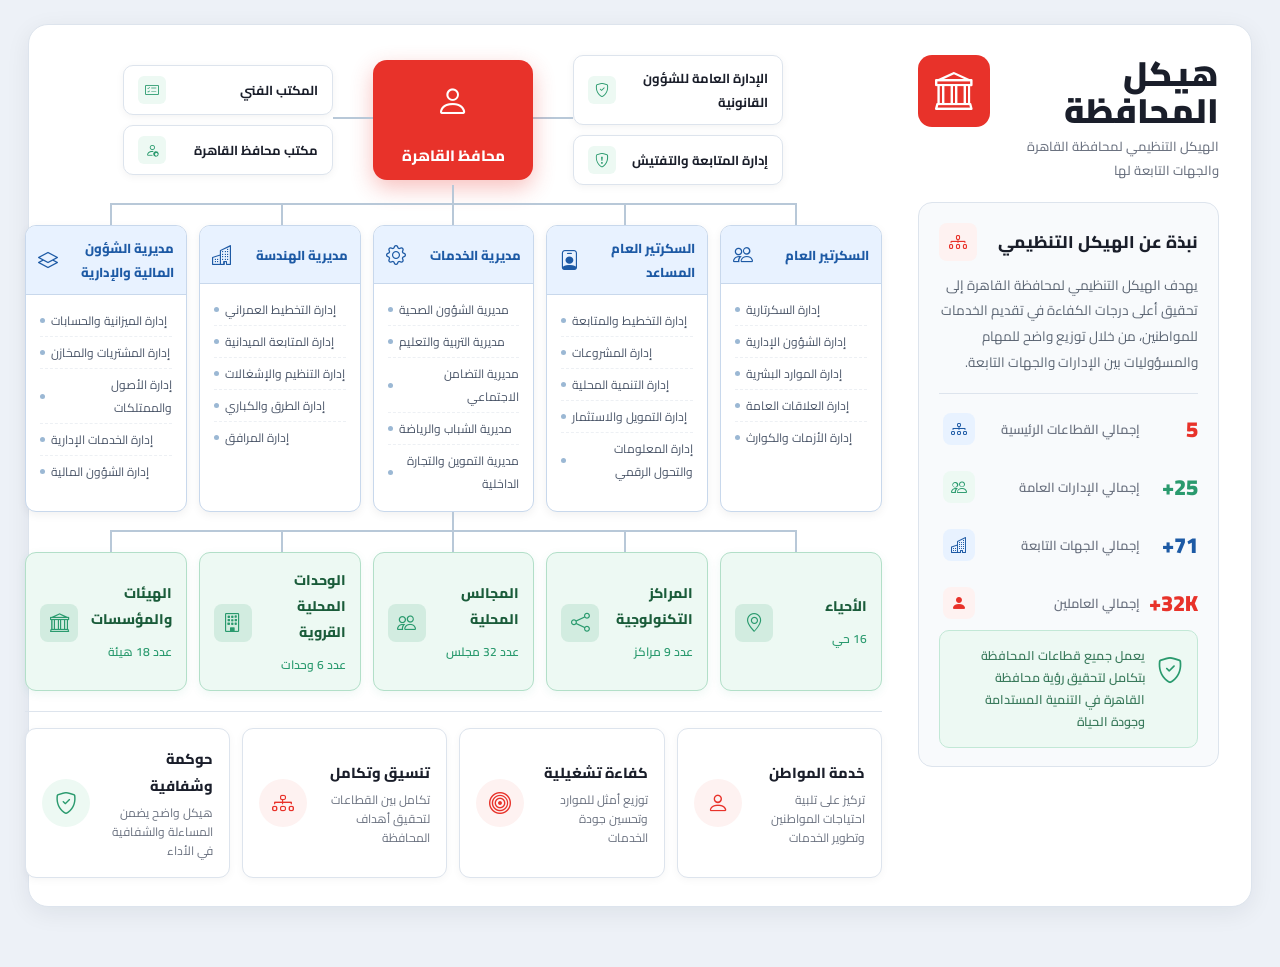
<file: UmbracoBlockGrid.Site/wwwroot/Cairo Government UI/org-chart.html>
<!doctype html>
<html lang="ar" dir="rtl">
<head>
  <meta charset="utf-8">
  <meta name="viewport" content="width=device-width,initial-scale=1">
  <title>هيكل المحافظة - محافظة القاهرة</title>
  <link rel="stylesheet" href="https://cdn.jsdelivr.net/npm/bootstrap-icons@1.11.3/font/bootstrap-icons.min.css">
  <link href="https://fonts.googleapis.com/css2?family=Cairo:wght@300;400;500;600;700;800;900&display=swap" rel="stylesheet">
  <style>
    :root {
      --red:    #e8322a;
      --blue:   #1d5aa5;
      --green:  #2a9a6e;
      --gold:   #c69b48;
      --text:   #1a1e2a;
      --muted:  #6b7280;
      --border: #dde4ed;
      --conn:   #b8c8d8;   /* connector line color */
      --shadow: 0 6px 24px rgba(16,24,40,.07);
    }
    *, *::before, *::after { box-sizing: border-box; margin: 0; padding: 0; }
    body {
      background: #edf1f7;
      color: var(--text);
      font-family: 'Cairo', Tahoma, Arial, sans-serif;
      direction: rtl;
    }
    .page {
      max-width: 1520px;
      margin: 24px auto;
      padding: 0 28px 36px;
    }

    /* ══════════════ OUTER CARD ══════════════ */
    .org-card {
      background: #fff;
      border: 1px solid var(--border);
      border-radius: 20px;
      box-shadow: var(--shadow);
      padding: 30px 32px 28px;
    }

    /* ══════════════ MAIN GRID ══════════════ */
    /* RTL: first col = right (sidebar 26%), second col = left (chart 74%) */
    .main-grid {
      display: grid;
      grid-template-columns: 26% 74%;
      gap: 36px;
      align-items: start;
    }

    /* ══════════════ SIDEBAR ══════════════ */
    .sidebar {}

    .sidebar-title {
      display: flex;
      align-items: flex-start;
      justify-content: space-between;
      gap: 14px;
      margin-bottom: 20px;
    }
    /* RTL flex: title text (first=right), icon (second=left) */
    .sidebar-title h1 {
      font-size: 34px;
      font-weight: 900;
      color: var(--text);
      line-height: 1.1;
      margin-bottom: 4px;
    }
    .sidebar-title p {
      font-size: 13px;
      color: var(--muted);
      font-weight: 500;
    }
    .sidebar-icon {
      width: 72px; height: 72px;
      border-radius: 14px;
      background: var(--red);
      color: #fff;
      display: grid; place-items: center;
      font-size: 38px;
      flex-shrink: 0;
    }

    .info-card {
      background: #f8fafc;
      border: 1px solid var(--border);
      border-radius: 14px;
      padding: 20px 20px 18px;
    }
    .info-heading {
      display: flex;
      align-items: center;
      justify-content: space-between;
      margin-bottom: 12px;
    }
    .info-heading h2 { font-size: 17px; font-weight: 800; }
    .info-heading-icon {
      width: 38px; height: 38px;
      border-radius: 8px;
      background: #fef2f1;
      color: var(--red);
      display: grid; place-items: center;
      font-size: 18px;
    }
    .info-card > p {
      font-size: 13.5px;
      line-height: 1.9;
      color: #5a6472;
      margin-bottom: 18px;
    }

    /* Stat list */
    .stat-list { border-top: 1px solid var(--border); padding-top: 14px; }
    .stat-item {
      display: grid;
      grid-template-columns: 52px 1fr 36px;
      align-items: center;
      gap: 6px;
      margin-bottom: 16px;
    }
    /* RTL grid: first col=right (number), middle=text, last col=left (icon) */
    .s-num {
      font-size: 22px;
      font-weight: 900;
      text-align: right;
    }
    .s-lbl { font-size: 13px; color: var(--muted); font-weight: 600; }
    .s-ico {
      width: 32px; height: 32px;
      border-radius: 8px;
      display: grid; place-items: center;
      font-size: 16px;
    }

    /* Shield note */
    .shield-note {
      display: flex;
      align-items: flex-start;
      gap: 12px;
      background: #edf9f3;
      border: 1px solid #c2e8d6;
      border-radius: 10px;
      padding: 14px 14px;
      margin-top: 6px;
      direction: rtl;
    }
    .shield-note i { font-size: 26px; color: var(--green); flex-shrink: 0; }
    .shield-note p { font-size: 12.5px; color: #3a7a5c; line-height: 1.75; font-weight: 600; }

    /* ══════════════ CHART COLUMN ══════════════ */
    .chart-col { display: flex; flex-direction: column; align-items: stretch; }

    /* ────── LEVEL 1: Governor row ────── */
    .gov-row {
      display: flex;
      align-items: center;
      justify-content: center;
      gap: 0;
      margin-bottom: 0;
    }

    /* Side nodes stack */
    .side-stack {
      display: flex;
      flex-direction: column;
      gap: 10px;
      flex: 0 0 auto;
      width: 210px;
    }
    .side-node {
      background: #fff;
      border: 1.5px solid var(--border);
      border-radius: 10px;
      padding: 10px 14px;
      display: flex;
      align-items: center;
      justify-content: space-between;
      gap: 10px;
      font-size: 13px;
      font-weight: 700;
      color: var(--text);
      box-shadow: 0 2px 8px rgba(0,0,0,.05);
    }
    /* RTL: text first (right), icon second (left) */
    .sn-icon {
      width: 28px; height: 28px;
      border-radius: 6px;
      background: #edf9f3;
      color: var(--green);
      display: grid; place-items: center;
      font-size: 14px;
      flex-shrink: 0;
    }

    /* Horizontal connector from side nodes to gov box */
    .h-conn {
      flex: 0 0 auto;
      width: 40px;
      height: 2px;
      background: var(--conn);
      align-self: center;
      margin-top: -4px;   /* align with approx vertical center of gov box */
    }

    /* Governor box */
    .gov-box {
      flex: 0 0 auto;
      width: 160px;
      height: 120px;
      background: var(--red);
      border-radius: 14px;
      display: flex;
      flex-direction: column;
      align-items: center;
      justify-content: center;
      gap: 8px;
      color: #fff;
      box-shadow: 0 8px 22px rgba(232,50,42,.3);
    }
    .gov-box i  { font-size: 34px; }
    .gov-box span { font-size: 15px; font-weight: 800; }

    /* ────── CONNECTOR: Gov → Depts (5 branches) ────── */
    .v-stem {
      height: 18px;
      display: flex;
      justify-content: center;
    }
    .v-stem::before {
      content: '';
      width: 2px;
      background: var(--conn);
    }

    /*
      Tree connector: horizontal bar + branch stubs
      Each span represents one column (same count as child grid)
      RTL grid: first child = physical right; last child = physical left
      ::before = horizontal bar portion for that column
      ::after  = vertical stub down
    */
    .tree-conn {
      display: grid;
      gap: 0;
      height: 22px;
    }
    .tc-5 { grid-template-columns: repeat(5, 1fr); }
    .tc-4 { grid-template-columns: repeat(4, 1fr); }

    .tree-conn > span { position: relative; }

    /* Horizontal bar: first-child (physical right) extends leftward from center */
    .tree-conn > span:first-child::before  { left: 0;   right: 50%; }
    /* last-child (physical left) extends rightward from center */
    .tree-conn > span:last-child::before   { left: 50%; right: 0;   }
    /* middle children: full span */
    .tree-conn > span:not(:first-child):not(:last-child)::before { left: 0; right: 0; }

    .tree-conn > span::before {
      content: '';
      position: absolute;
      top: 0;
      height: 2px;
      background: var(--conn);
    }
    /* Vertical stub down */
    .tree-conn > span::after {
      content: '';
      position: absolute;
      top: 0; bottom: 0;
      left: 50%;
      transform: translateX(-50%);
      width: 2px;
      background: var(--conn);
    }

    /* ────── LEVEL 2: Department row ────── */
    .dept-row {
      display: grid;
      grid-template-columns: repeat(5, 1fr);
      gap: 12px;
    }
    .dept-card {
      background: #fff;
      border: 1.5px solid #c8d8ec;
      border-radius: 11px;
      overflow: hidden;
      box-shadow: 0 3px 10px rgba(0,0,0,.06);
    }
    .dept-head {
      background: #e8f2ff;
      padding: 10px 12px;
      display: flex;
      align-items: center;
      justify-content: space-between;
      gap: 6px;
      font-size: 13px;
      font-weight: 800;
      color: var(--blue);
      min-height: 52px;
      border-bottom: 1px solid #c8d8ec;
    }
    .dept-head i { font-size: 20px; flex-shrink: 0; }
    .dept-card ul {
      list-style: none;
      padding: 10px 14px 12px;
      margin: 0;
    }
    .dept-card li {
      font-size: 12px;
      color: #4a5568;
      padding: 4px 0;
      border-bottom: 1px dashed #edf0f4;
      display: flex;
      align-items: center;
      gap: 6px;
      justify-content: flex-end;
    }
    .dept-card li:last-child { border-bottom: 0; }
    .dept-card li::before {
      content: '';
      width: 5px; height: 5px;
      border-radius: 50%;
      background: #9bb8d4;
      flex-shrink: 0;
      order: 1;
    }

    /* ────── CONNECTOR: Depts → Lower entities ────── */
    /* Same pattern as gov-to-dept */

    /* ────── LEVEL 3: Lower entities ────── */
    .lower-row {
      display: grid;
      grid-template-columns: repeat(5, 1fr);
      gap: 12px;
    }
    .lower-card {
      background: #edf9f3;
      border: 1.5px solid #b2dfc8;
      border-radius: 11px;
      padding: 14px 14px 12px;
      display: flex;
      align-items: center;
      justify-content: space-between;
      gap: 10px;
      box-shadow: 0 3px 10px rgba(42,154,110,.08);
    }
    /* RTL: text first (right), icon second (left) */
    .lower-text { text-align: right; }
    .lower-text h4 { font-size: 14px; font-weight: 800; color: #1a5c3a; margin-bottom: 3px; }
    .lower-text small { font-size: 12px; color: var(--green); font-weight: 600; }
    .lower-icon {
      width: 38px; height: 38px;
      border-radius: 8px;
      background: rgba(42,154,110,.14);
      color: var(--green);
      display: grid; place-items: center;
      font-size: 19px;
      flex-shrink: 0;
    }

    /* ────── LEVEL 4: Principles row ────── */
    .principles-divider {
      height: 1px;
      background: var(--border);
      margin: 20px 0 16px;
    }
    .principles-row {
      display: grid;
      grid-template-columns: repeat(4, 1fr);
      gap: 12px;
    }
    .principle-card {
      background: #fff;
      border: 1px solid var(--border);
      border-radius: 11px;
      padding: 16px 16px;
      display: flex;
      align-items: center;
      gap: 14px;
      box-shadow: 0 2px 8px rgba(0,0,0,.04);
    }
    /* RTL: text first (right), icon second (left) */
    .pr-text { text-align: right; }
    .pr-text h4 { font-size: 14.5px; font-weight: 800; margin-bottom: 4px; }
    .pr-text p  { font-size: 12px; color: var(--muted); line-height: 1.6; }
    .pr-icon {
      width: 48px; height: 48px;
      border-radius: 50%;
      display: grid; place-items: center;
      font-size: 22px;
      flex-shrink: 0;
    }

    @media (max-width:1200px) {
      .main-grid { grid-template-columns: 1fr; }
      .dept-row, .lower-row { grid-template-columns: 1fr 1fr; }
      .principles-row { grid-template-columns: 1fr 1fr; }
      .gov-row { flex-wrap: wrap; justify-content: center; }
      .side-stack { width: auto; flex: 0 0 180px; }
    }
    @media (max-width:700px) {
      .page { padding: 0 12px 24px; }
      .dept-row, .lower-row, .principles-row { grid-template-columns: 1fr; }
      .side-stack { width: 100%; flex: 1 1 100%; }
      .h-conn { display: none; }
    }
  </style>
</head>
<body>
<div class="page">
  <div class="org-card">
    <div class="main-grid">

      <!-- ══════ RIGHT COLUMN: Sidebar (first = right in RTL) ══════ -->
      <aside class="sidebar">

        <!-- Title row -->
        <div class="sidebar-title">
          <div>
            <h1>هيكل المحافظة</h1>
            <p>الهيكل التنظيمي لمحافظة القاهرة والجهات التابعة لها</p>
          </div>
          <div class="sidebar-icon"><i class="bi bi-bank"></i></div>
        </div>

        <!-- Info card -->
        <div class="info-card">
          <div class="info-heading">
            <!-- RTL: title first (right), icon second (left) -->
            <h2>نبذة عن الهيكل التنظيمي</h2>
            <div class="info-heading-icon"><i class="bi bi-diagram-3"></i></div>
          </div>
          <p>يهدف الهيكل التنظيمي لمحافظة القاهرة إلى تحقيق أعلى درجات الكفاءة في تقديم الخدمات للمواطنين، من خلال توزيع واضح للمهام والمسؤوليات بين الإدارات والجهات التابعة.</p>

          <!-- Stat list: RTL grid 3-col → number(right) | label(center) | icon(left) -->
          <div class="stat-list">
            <div class="stat-item">
              <span class="s-num" style="color:var(--red)">5</span>
              <span class="s-lbl">إجمالي القطاعات الرئيسية</span>
              <div class="s-ico" style="background:#e8f2ff;color:var(--blue)"><i class="bi bi-diagram-3"></i></div>
            </div>
            <div class="stat-item">
              <span class="s-num" style="color:var(--green)">25+</span>
              <span class="s-lbl">إجمالي الإدارات العامة</span>
              <div class="s-ico" style="background:#edf9f3;color:var(--green)"><i class="bi bi-people"></i></div>
            </div>
            <div class="stat-item">
              <span class="s-num" style="color:var(--blue)">71+</span>
              <span class="s-lbl">إجمالي الجهات التابعة</span>
              <div class="s-ico" style="background:#e8f2ff;color:var(--blue)"><i class="bi bi-buildings"></i></div>
            </div>
            <div class="stat-item" style="margin-bottom:0">
              <span class="s-num" style="color:var(--red)">32K+</span>
              <span class="s-lbl">إجمالي العاملين</span>
              <div class="s-ico" style="background:#fef2f1;color:var(--red)"><i class="bi bi-person-fill"></i></div>
            </div>
          </div>

          <!-- Shield note -->
          <div class="shield-note">
            <i class="bi bi-shield-check"></i>
            <p>يعمل جميع قطاعات المحافظة بتكامل لتحقيق رؤية محافظة القاهرة في التنمية المستدامة وجودة الحياة</p>
          </div>
        </div>
      </aside>

      <!-- ══════ LEFT COLUMN: Chart (second = left in RTL) ══════ -->
      <div class="chart-col">

        <!-- ── Level 1: Governor + side nodes ── -->
        <!--
          RTL flex row, first=right:
          1. Right side nodes (الإدارة العامة, إدارة المتابعة)
          2. h-conn
          3. Gov box
          4. h-conn
          5. Left side nodes (المكتب الفني, مكتب المحافظ)
        -->
        <div class="gov-row">
          <div class="side-stack">
            <div class="side-node">
              <span>الإدارة العامة للشؤون القانونية</span>
              <div class="sn-icon"><i class="bi bi-shield-check"></i></div>
            </div>
            <div class="side-node">
              <span>إدارة المتابعة والتفتيش</span>
              <div class="sn-icon"><i class="bi bi-shield-exclamation"></i></div>
            </div>
          </div>
          <div class="h-conn"></div>
          <div class="gov-box">
            <i class="bi bi-person"></i>
            <span>محافظ القاهرة</span>
          </div>
          <div class="h-conn"></div>
          <div class="side-stack">
            <div class="side-node">
              <span>المكتب الفني</span>
              <div class="sn-icon"><i class="bi bi-card-checklist"></i></div>
            </div>
            <div class="side-node">
              <span>مكتب محافظ القاهرة</span>
              <div class="sn-icon"><i class="bi bi-person-gear"></i></div>
            </div>
          </div>
        </div>

        <!-- ── Gov → Dept connector ── -->
        <div class="v-stem"></div>
        <div class="tree-conn tc-5">
          <span></span><span></span><span></span><span></span><span></span>
        </div>

        <!-- ── Level 2: 5 Departments ── -->
        <!--
          RTL grid first=rightmost:
          1. السكرتير العام
          2. السكرتير العام المساعد
          3. مديرية الخدمات
          4. مديرية الهندسة
          5. مديرية الشؤون المالية والإدارية
        -->
        <div class="dept-row">

          <div class="dept-card">
            <div class="dept-head">
              <span>السكرتير العام</span>
              <i class="bi bi-people"></i>
            </div>
            <ul>
              <li><span>إدارة السكرتارية</span></li>
              <li><span>إدارة الشؤون الإدارية</span></li>
              <li><span>إدارة الموارد البشرية</span></li>
              <li><span>إدارة العلاقات العامة</span></li>
              <li><span>إدارة الأزمات والكوارث</span></li>
            </ul>
          </div>

          <div class="dept-card">
            <div class="dept-head">
              <span>السكرتير العام المساعد</span>
              <i class="bi bi-person-badge"></i>
            </div>
            <ul>
              <li><span>إدارة التخطيط والمتابعة</span></li>
              <li><span>إدارة المشروعات</span></li>
              <li><span>إدارة التنمية المحلية</span></li>
              <li><span>إدارة التمويل والاستثمار</span></li>
              <li><span>إدارة المعلومات والتحول الرقمي</span></li>
            </ul>
          </div>

          <div class="dept-card">
            <div class="dept-head">
              <span>مديرية الخدمات</span>
              <i class="bi bi-gear"></i>
            </div>
            <ul>
              <li><span>مديرية الشؤون الصحية</span></li>
              <li><span>مديرية التربية والتعليم</span></li>
              <li><span>مديرية التضامن الاجتماعي</span></li>
              <li><span>مديرية الشباب والرياضة</span></li>
              <li><span>مديرية التموين والتجارة الداخلية</span></li>
            </ul>
          </div>

          <div class="dept-card">
            <div class="dept-head">
              <span>مديرية الهندسة</span>
              <i class="bi bi-buildings"></i>
            </div>
            <ul>
              <li><span>إدارة التخطيط العمراني</span></li>
              <li><span>إدارة المتابعة الميدانية</span></li>
              <li><span>إدارة التنظيم والإشغالات</span></li>
              <li><span>إدارة الطرق والكباري</span></li>
              <li><span>إدارة المرافق</span></li>
            </ul>
          </div>

          <div class="dept-card">
            <div class="dept-head">
              <span>مديرية الشؤون المالية والإدارية</span>
              <i class="bi bi-layers"></i>
            </div>
            <ul>
              <li><span>إدارة الميزانية والحسابات</span></li>
              <li><span>إدارة المشتريات والمخازن</span></li>
              <li><span>إدارة الأصول والممتلكات</span></li>
              <li><span>إدارة الخدمات الإدارية</span></li>
              <li><span>إدارة الشؤون المالية</span></li>
            </ul>
          </div>

        </div>

        <!-- ── Dept → Lower entities connector ── -->
        <div class="v-stem"></div>
        <div class="tree-conn tc-5">
          <span></span><span></span><span></span><span></span><span></span>
        </div>

        <!-- ── Level 3: Lower entities ── -->
        <!--
          RTL grid first=rightmost:
          1. الأحياء (16 حي)
          2. المراكز التكنولوجية (9 مراكز)
          3. المجالس المحلية (32 مجلس)
          4. الوحدات المحلية القروية (6 وحدات)
          5. الهيئات والمؤسسات (18 هيئة)
        -->
        <div class="lower-row">

          <div class="lower-card">
            <div class="lower-text">
              <h4>الأحياء</h4>
              <small>16 حي</small>
            </div>
            <div class="lower-icon"><i class="bi bi-geo-alt"></i></div>
          </div>

          <div class="lower-card">
            <div class="lower-text">
              <h4>المراكز التكنولوجية</h4>
              <small>عدد 9 مراكز</small>
            </div>
            <div class="lower-icon"><i class="bi bi-share"></i></div>
          </div>

          <div class="lower-card">
            <div class="lower-text">
              <h4>المجالس المحلية</h4>
              <small>عدد 32 مجلس</small>
            </div>
            <div class="lower-icon"><i class="bi bi-people"></i></div>
          </div>

          <div class="lower-card">
            <div class="lower-text">
              <h4>الوحدات المحلية القروية</h4>
              <small>عدد 6 وحدات</small>
            </div>
            <div class="lower-icon"><i class="bi bi-building"></i></div>
          </div>

          <div class="lower-card">
            <div class="lower-text">
              <h4>الهيئات والمؤسسات</h4>
              <small>عدد 18 هيئة</small>
            </div>
            <div class="lower-icon"><i class="bi bi-bank"></i></div>
          </div>

        </div>

        <!-- ── Divider ── -->
        <div class="principles-divider"></div>

        <!-- ── Level 4: Principles row ── -->
        <!--
          RTL grid first=rightmost:
          1. خدمة المواطن
          2. كفاءة تشغيلية
          3. تنسيق وتكامل
          4. حوكمة وشفافية
        -->
        <div class="principles-row">

          <div class="principle-card">
            <div class="pr-text">
              <h4>خدمة المواطن</h4>
              <p>تركيز على تلبية احتياجات المواطنين وتطوير الخدمات</p>
            </div>
            <div class="pr-icon" style="background:#fef2f1;color:var(--red)">
              <i class="bi bi-person"></i>
            </div>
          </div>

          <div class="principle-card">
            <div class="pr-text">
              <h4>كفاءة تشغيلية</h4>
              <p>توزيع أمثل للموارد وتحسين جودة الخدمات</p>
            </div>
            <div class="pr-icon" style="background:#fef2f1;color:var(--red)">
              <i class="bi bi-bullseye"></i>
            </div>
          </div>

          <div class="principle-card">
            <div class="pr-text">
              <h4>تنسيق وتكامل</h4>
              <p>تكامل بين القطاعات لتحقيق أهداف المحافظة</p>
            </div>
            <div class="pr-icon" style="background:#fef2f1;color:var(--red)">
              <i class="bi bi-diagram-3"></i>
            </div>
          </div>

          <div class="principle-card">
            <div class="pr-text">
              <h4>حوكمة وشفافية</h4>
              <p>هيكل واضح يضمن المساءلة والشفافية في الأداء</p>
            </div>
            <div class="pr-icon" style="background:#edf9f3;color:var(--green)">
              <i class="bi bi-shield-check"></i>
            </div>
          </div>

        </div>
      </div><!-- end chart-col -->

    </div><!-- end main-grid -->
  </div><!-- end org-card -->
</div><!-- end page -->
</body>
</html>
</file>
